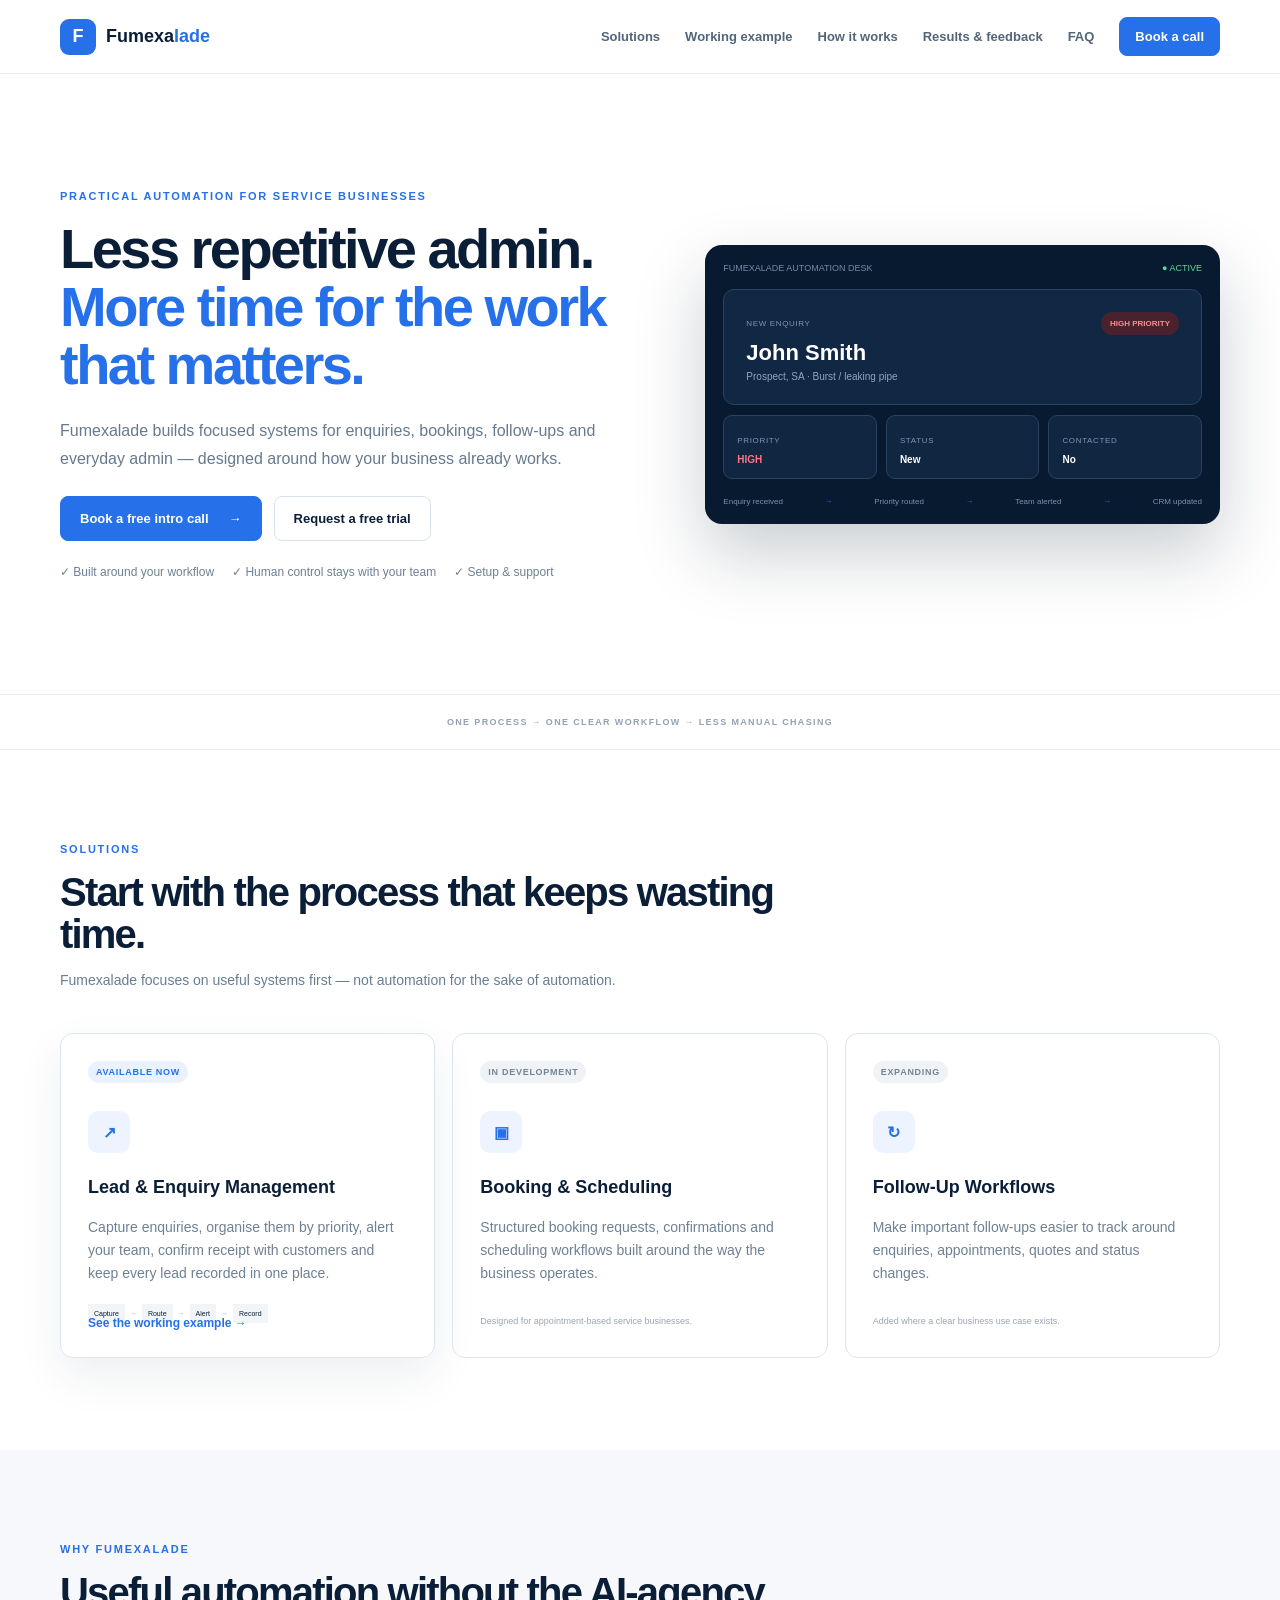
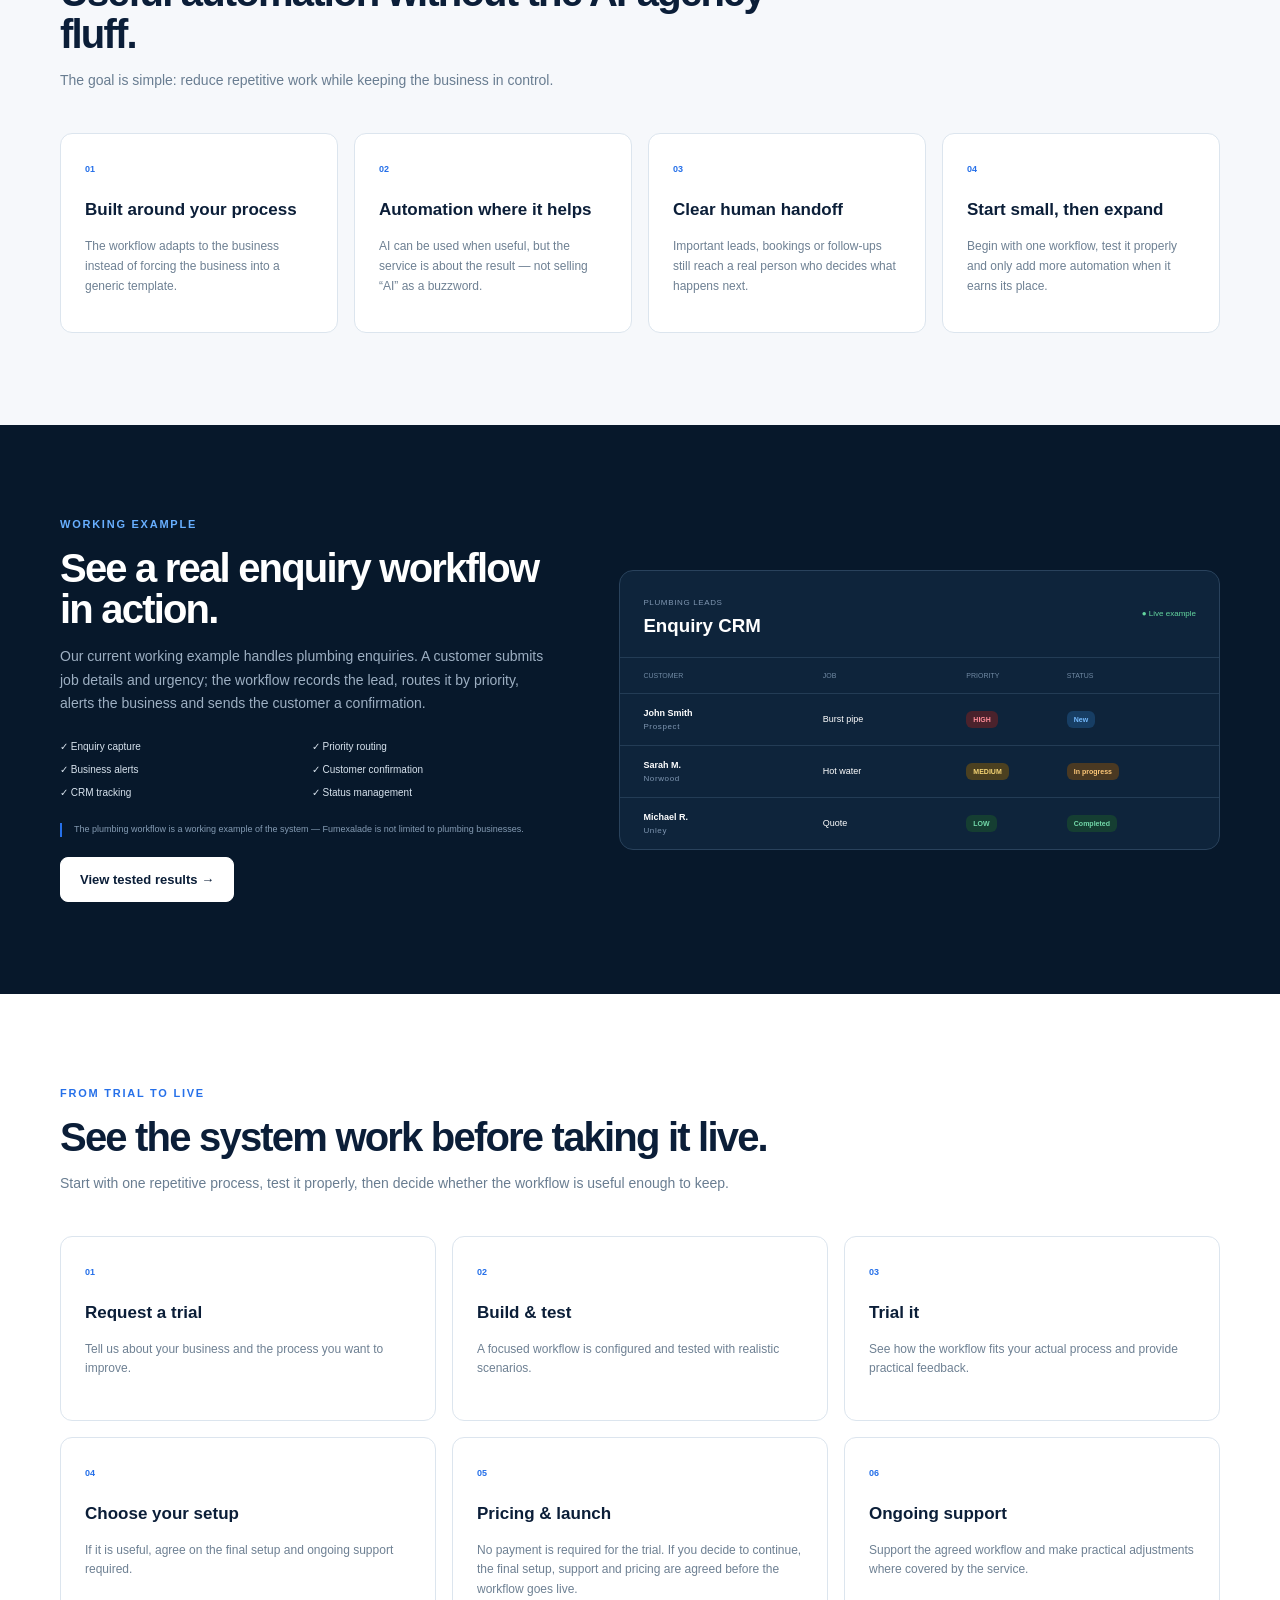
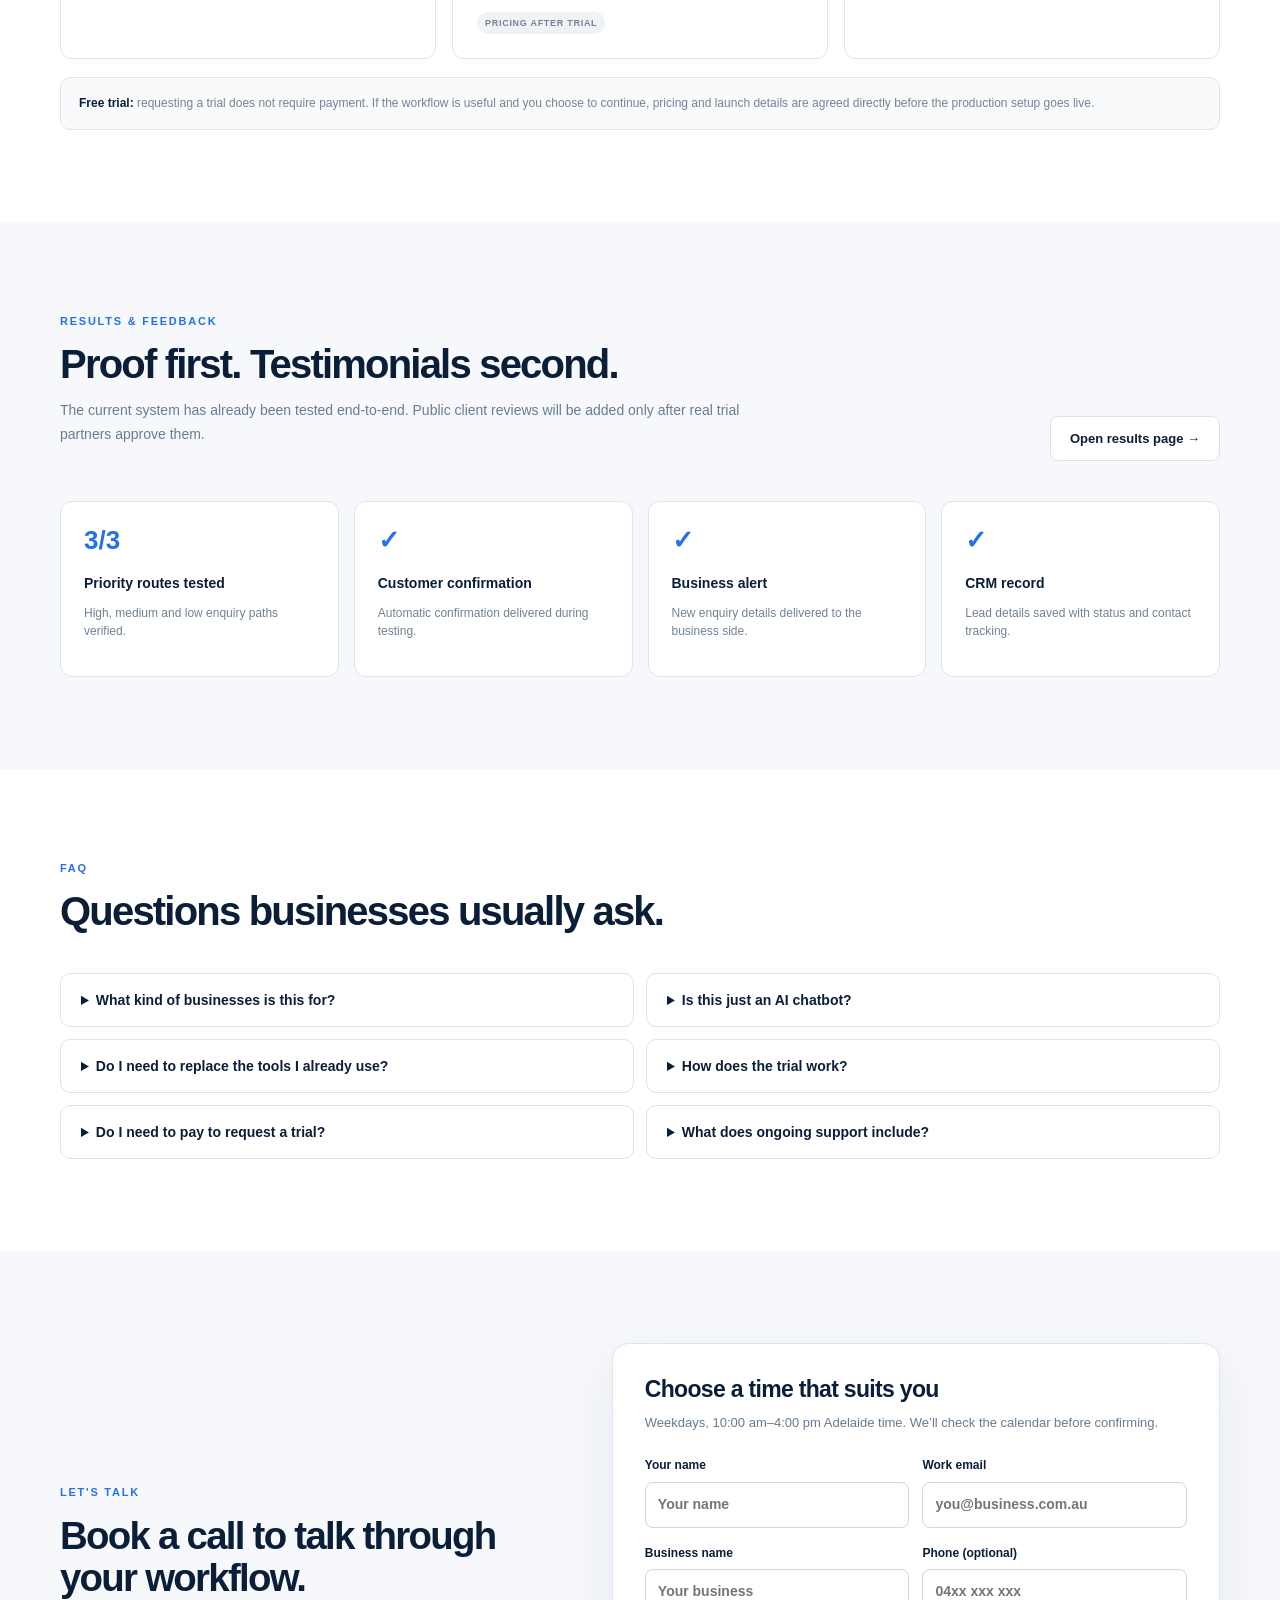
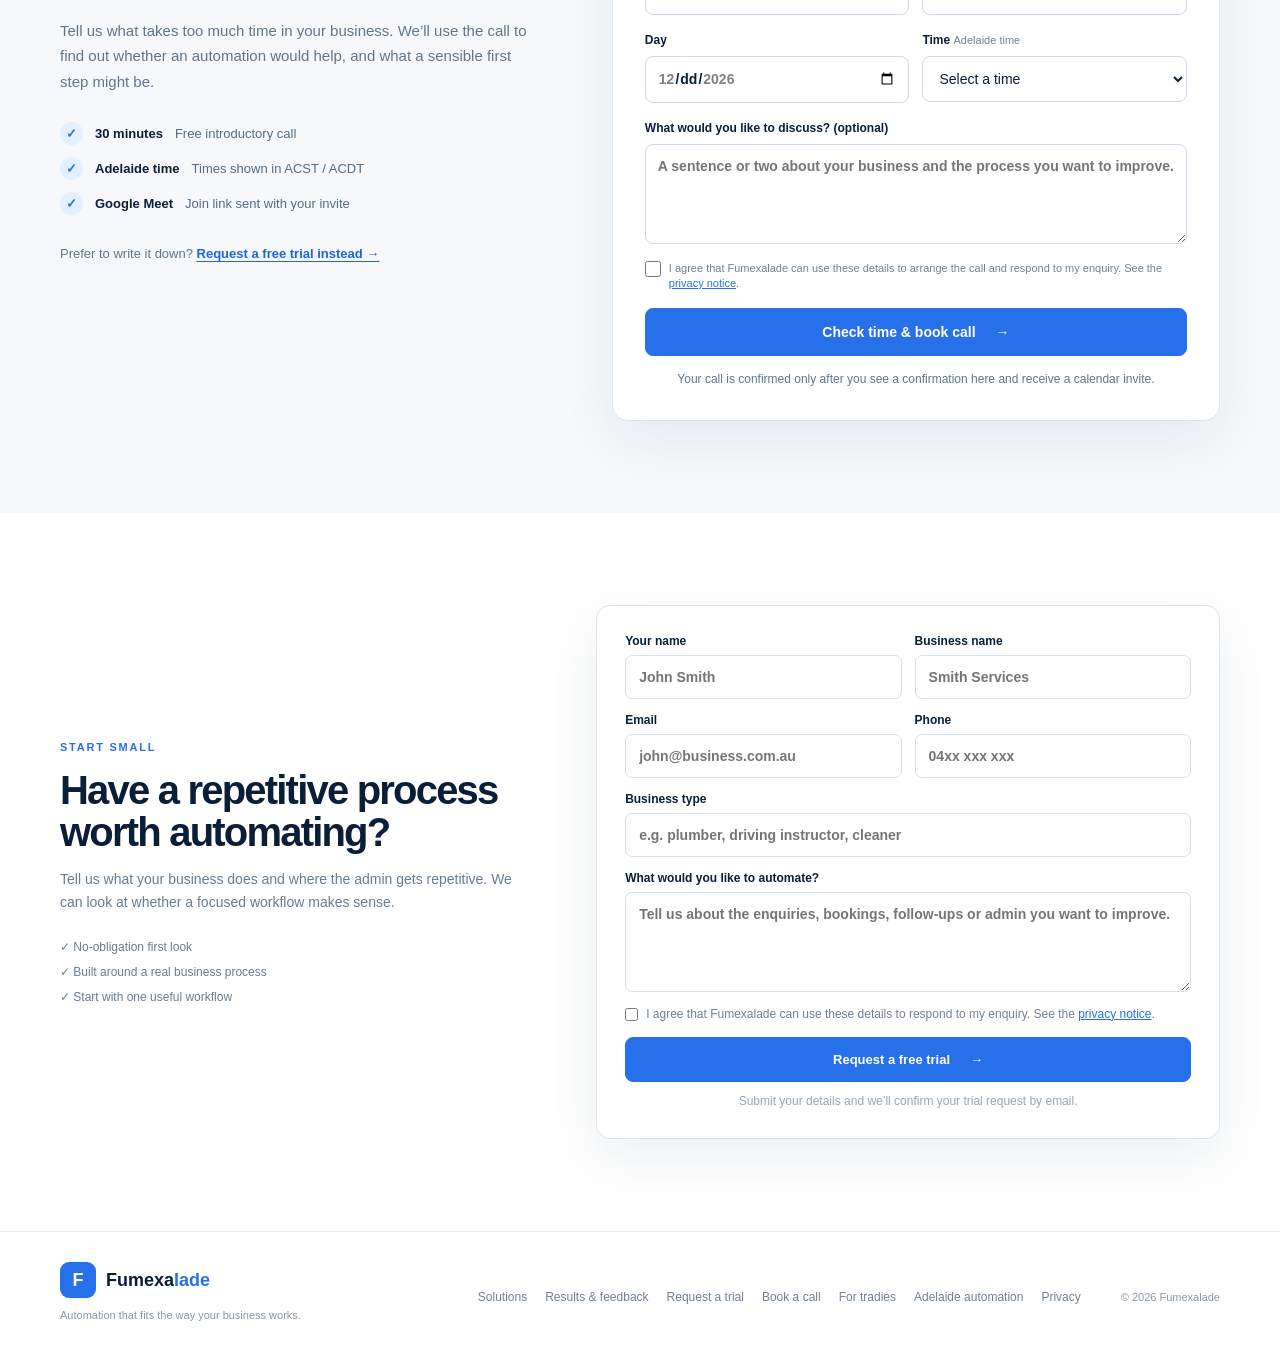
<file: index.html>
<!doctype html>
<html lang="en">
<head>
  <meta charset="utf-8">
  <meta name="viewport" content="width=device-width,initial-scale=1">
  <meta name="description" content="Fumexalade builds practical automation systems for service businesses — enquiries, bookings, follow-ups and admin.">
  <meta name="theme-color" content="#0b1e38">
  <title>Fumexalade — Practical Business Automation</title>
  <link rel="canonical" href="https://fumexalade.com/">
  <meta name="robots" content="index,follow">
  <meta property="og:type" content="website">
  <meta property="og:title" content="Fumexalade — Practical Business Automation">
  <meta property="og:description" content="Practical automation systems for service businesses — enquiries, bookings, follow-ups and admin.">
  <meta property="og:url" content="https://fumexalade.com/">
  <script type="application/ld+json">
  {
    "@context": "https://schema.org",
    "@type": "Organization",
    "name": "Fumexalade",
    "url": "https://fumexalade.com/",
    "description": "Practical automation systems for service businesses, including enquiries, bookings, follow-ups and admin."
  }
  </script>
  <link rel="icon" href="favicon.svg" type="image/svg+xml">
  <link rel="stylesheet" href="styles.css">
</head>
<body>
<header class="site-header">
  <div class="nav-wrap">
    <a class="brand" href="index.html" aria-label="Fumexalade home">
      <span class="brand-mark">F</span>
      <span>Fumexa<b>lade</b></span>
    </a>
    <button class="menu-btn" aria-label="Open menu" aria-expanded="false">☰</button>
    <nav class="nav-links">
      <a href="#solutions">Solutions</a>
      <a href="#example">Working example</a>
      <a href="#process">How it works</a>
      <a href="reviews.html">Results & feedback</a>
      <a href="#faq">FAQ</a>
      <a class="btn small" href="#book">Book a call</a>
    </nav>
  </div>
</header>

<main>
<section class="hero shell">
  <div class="hero-copy">
    <div class="eyebrow">PRACTICAL AUTOMATION FOR SERVICE BUSINESSES</div>
    <h1>Less repetitive admin.<br><span>More time for the work that matters.</span></h1>
    <p>Fumexalade builds focused systems for enquiries, bookings, follow-ups and everyday admin — designed around how your business already works.</p>
    <div class="hero-actions">
      <a class="btn" href="#book">Book a free intro call <span>→</span></a>
      <a class="btn outline" href="#trial">Request a free trial</a>
    </div>
    <div class="trust-row">
      <span>✓ Built around your workflow</span>
      <span>✓ Human control stays with your team</span>
      <span>✓ Setup & support</span>
    </div>
  </div>

  <div class="automation-card">
    <div class="window-bar">
      <span>FUMEXALADE AUTOMATION DESK</span>
      <em>● ACTIVE</em>
    </div>
    <div class="enquiry-card">
      <div>
        <small>NEW ENQUIRY</small>
        <h3>John Smith</h3>
        <p>Prospect, SA · Burst / leaking pipe</p>
      </div>
      <strong>HIGH PRIORITY</strong>
    </div>
    <div class="mini-stats">
      <div><small>PRIORITY</small><b class="danger">HIGH</b></div>
      <div><small>STATUS</small><b>New</b></div>
      <div><small>CONTACTED</small><b>No</b></div>
    </div>
    <div class="route">
      <span>Enquiry received</span><b>→</b>
      <span>Priority routed</span><b>→</b>
      <span>Team alerted</span><b>→</b>
      <span>CRM updated</span>
    </div>
  </div>
</section>

<section class="micro-strip">
  <div class="shell">ONE PROCESS → ONE CLEAR WORKFLOW → LESS MANUAL CHASING</div>
</section>

<section id="solutions" class="section shell">
  <div class="eyebrow">SOLUTIONS</div>
  <div class="section-heading">
    <h2>Start with the process that keeps wasting time.</h2>
    <p>Fumexalade focuses on useful systems first — not automation for the sake of automation.</p>
  </div>

  <div class="solution-grid">
    <article class="card featured">
      <span class="pill blue">AVAILABLE NOW</span>
      <div class="icon">↗</div>
      <h3>Lead & Enquiry Management</h3>
      <p>Capture enquiries, organise them by priority, alert your team, confirm receipt with customers and keep every lead recorded in one place.</p>
      <div class="chips"><span>Capture</span><b>→</b><span>Route</span><b>→</b><span>Alert</span><b>→</b><span>Record</span></div>
      <a class="text-link" href="#example">See the working example →</a>
    </article>

    <article class="card">
      <span class="pill">IN DEVELOPMENT</span>
      <div class="icon">▣</div>
      <h3>Booking & Scheduling</h3>
      <p>Structured booking requests, confirmations and scheduling workflows built around the way the business operates.</p>
      <div class="muted-note">Designed for appointment-based service businesses.</div>
    </article>

    <article class="card">
      <span class="pill">EXPANDING</span>
      <div class="icon">↻</div>
      <h3>Follow-Up Workflows</h3>
      <p>Make important follow-ups easier to track around enquiries, appointments, quotes and status changes.</p>
      <div class="muted-note">Added where a clear business use case exists.</div>
    </article>
  </div>
</section>

<section class="section soft-section">
  <div class="shell">
    <div class="eyebrow">WHY FUMEXALADE</div>
    <div class="section-heading">
      <h2>Useful automation without the AI-agency fluff.</h2>
      <p>The goal is simple: reduce repetitive work while keeping the business in control.</p>
    </div>
    <div class="value-grid">
      <article><b>01</b><h3>Built around your process</h3><p>The workflow adapts to the business instead of forcing the business into a generic template.</p></article>
      <article><b>02</b><h3>Automation where it helps</h3><p>AI can be used when useful, but the service is about the result — not selling “AI” as a buzzword.</p></article>
      <article><b>03</b><h3>Clear human handoff</h3><p>Important leads, bookings or follow-ups still reach a real person who decides what happens next.</p></article>
      <article><b>04</b><h3>Start small, then expand</h3><p>Begin with one workflow, test it properly and only add more automation when it earns its place.</p></article>
    </div>
  </div>
</section>

<section id="example" class="section dark-section">
  <div class="shell example-grid">
    <div>
      <div class="eyebrow light">WORKING EXAMPLE</div>
      <h2>See a real enquiry workflow in action.</h2>
      <p>Our current working example handles plumbing enquiries. A customer submits job details and urgency; the workflow records the lead, routes it by priority, alerts the business and sends the customer a confirmation.</p>
      <div class="check-grid">
        <span>✓ Enquiry capture</span>
        <span>✓ Priority routing</span>
        <span>✓ Business alerts</span>
        <span>✓ Customer confirmation</span>
        <span>✓ CRM tracking</span>
        <span>✓ Status management</span>
      </div>
      <div class="info-note">The plumbing workflow is a working example of the system — Fumexalade is not limited to plumbing businesses.</div>
      <a class="btn light-btn" href="reviews.html">View tested results →</a>
    </div>

    <div class="crm">
      <div class="crm-head">
        <div><small>PLUMBING LEADS</small><h3>Enquiry CRM</h3></div>
        <span>● Live example</span>
      </div>
      <div class="crm-row labels"><span>CUSTOMER</span><span>JOB</span><span>PRIORITY</span><span>STATUS</span></div>
      <div class="crm-row"><span><b>John Smith</b><small>Prospect</small></span><span>Burst pipe</span><span><i class="tag high">HIGH</i></span><span><i class="tag new">New</i></span></div>
      <div class="crm-row"><span><b>Sarah M.</b><small>Norwood</small></span><span>Hot water</span><span><i class="tag medium">MEDIUM</i></span><span><i class="tag progress">In progress</i></span></div>
      <div class="crm-row"><span><b>Michael R.</b><small>Unley</small></span><span>Quote</span><span><i class="tag low">LOW</i></span><span><i class="tag done">Completed</i></span></div>
    </div>
  </div>
</section>

<section id="process" class="section shell">
  <div class="eyebrow">FROM TRIAL TO LIVE</div>
  <div class="section-heading">
    <h2>See the system work before taking it live.</h2>
    <p>Start with one repetitive process, test it properly, then decide whether the workflow is useful enough to keep.</p>
  </div>

  <div class="process-grid">
    <article><b>01</b><h3>Request a trial</h3><p>Tell us about your business and the process you want to improve.</p></article>
    <article><b>02</b><h3>Build & test</h3><p>A focused workflow is configured and tested with realistic scenarios.</p></article>
    <article><b>03</b><h3>Trial it</h3><p>See how the workflow fits your actual process and provide practical feedback.</p></article>
    <article><b>04</b><h3>Choose your setup</h3><p>If it is useful, agree on the final setup and ongoing support required.</p></article>
    <article><b>05</b><h3>Pricing & launch</h3><p>No payment is required for the trial. If you decide to continue, the final setup, support and pricing are agreed before the workflow goes live.</p><span class="pill">PRICING AFTER TRIAL</span></article>
    <article><b>06</b><h3>Ongoing support</h3><p>Support the agreed workflow and make practical adjustments where covered by the service.</p></article>
  </div>

  <div class="demo-note"><strong>Free trial:</strong> requesting a trial does not require payment. If the workflow is useful and you choose to continue, pricing and launch details are agreed directly before the production setup goes live.</div>
</section>

<section id="results" class="section soft-section">
  <div class="shell">
    <div class="eyebrow">RESULTS & FEEDBACK</div>
    <div class="section-heading inline-heading">
      <div>
        <h2>Proof first. Testimonials second.</h2>
        <p>The current system has already been tested end-to-end. Public client reviews will be added only after real trial partners approve them.</p>
      </div>
      <a class="btn outline" href="reviews.html">Open results page →</a>
    </div>
    <div class="proof-grid">
      <article><strong>3/3</strong><span>Priority routes tested</span><p>High, medium and low enquiry paths verified.</p></article>
      <article><strong>✓</strong><span>Customer confirmation</span><p>Automatic confirmation delivered during testing.</p></article>
      <article><strong>✓</strong><span>Business alert</span><p>New enquiry details delivered to the business side.</p></article>
      <article><strong>✓</strong><span>CRM record</span><p>Lead details saved with status and contact tracking.</p></article>
    </div>
  </div>
</section>

<section id="faq" class="section shell">
  <div class="eyebrow">FAQ</div>
  <div class="section-heading">
    <h2>Questions businesses usually ask.</h2>
  </div>
  <div class="faq">
    <details><summary>What kind of businesses is this for?</summary><p>Fumexalade is aimed at service businesses where enquiries, bookings, follow-ups or admin repeat often enough to benefit from a structured workflow.</p></details>
    <details><summary>Is this just an AI chatbot?</summary><p>No. AI may be used inside a workflow when it genuinely helps, but the service is broader automation: capturing information, routing it, notifying people, updating records and connecting business tools.</p></details>
    <details><summary>Do I need to replace the tools I already use?</summary><p>Not necessarily. The aim is to work around the business's current process where practical. The exact setup depends on the tools and access available.</p></details>
    <details><summary>How does the trial work?</summary><p>You describe one process you want to improve. A focused workflow can then be demonstrated or trialled before you decide whether to continue with a paid setup.</p></details>
    <details><summary>Do I need to pay to request a trial?</summary><p>No. The trial request is free. If you decide to continue after the trial, the final setup, ongoing support and payment details are agreed directly before launch.</p></details>
    <details><summary>What does ongoing support include?</summary><p>That depends on the agreed service. It can include monitoring the workflow, troubleshooting integrations and making agreed minor adjustments.</p></details>
  </div>
</section>

<section id="book" class="section booking-section soft-section">
  <div class="shell booking-grid">
    <div class="booking-copy">
      <div class="eyebrow">LET'S TALK</div>
      <h2>Book a call to talk through your workflow.</h2>
      <p>Tell us what takes too much time in your business. We’ll use the call to find out whether an automation would help, and what a sensible first step might be.</p>
      <div class="booking-facts">
        <span><b>30 minutes</b> Free introductory call</span>
        <span><b>Adelaide time</b> Times shown in ACST / ACDT</span>
        <span><b>Google Meet</b> Join link sent with your invite</span>
      </div>
      <p class="booking-alt">Prefer to write it down? <a href="#trial">Request a free trial instead →</a></p>
    </div>
    <form id="bookingForm" class="booking-form">
      <h3>Choose a time that suits you</h3>
      <p class="form-intro">Weekdays, 10:00 am–4:00 pm Adelaide time. We’ll check the calendar before confirming.</p>
      <div class="two">
        <label>Your name<input name="name" required autocomplete="name" maxlength="100" placeholder="Your name"></label>
        <label>Work email<input name="email" type="email" required autocomplete="email" maxlength="160" placeholder="you@business.com.au"></label>
      </div>
      <div class="two">
        <label>Business name<input name="business" required maxlength="120" placeholder="Your business"></label>
        <label>Phone (optional)<input name="phone" type="tel" autocomplete="tel" maxlength="40" placeholder="04xx xxx xxx"></label>
      </div>
      <div class="two">
        <label>Day<input name="date" type="date" required></label>
        <label>Time <small class="field-hint">Adelaide time</small><select name="time" required><option value="">Choose a day first</option></select></label>
      </div>
      <label>What would you like to discuss? (optional)<textarea name="notes" maxlength="1500" placeholder="A sentence or two about your business and the process you want to improve."></textarea></label>
      <div class="booking-trap" aria-hidden="true"><label>Website<input name="website" tabindex="-1" autocomplete="off"></label></div>
      <label class="consent"><input type="checkbox" required> <span>I agree that Fumexalade can use these details to arrange the call and respond to my enquiry. See the <a href="privacy.html">privacy notice</a>.</span></label>
      <button class="btn full" type="submit">Check time &amp; book call <span>→</span></button>
      <p id="bookingStatus" role="status" aria-live="polite">Your call is confirmed only after you see a confirmation here and receive a calendar invite.</p>
    </form>
  </div>
</section>

<section id="trial" class="section trial-section">
  <div class="shell trial-grid">
    <div>
      <div class="eyebrow">START SMALL</div>
      <h2>Have a repetitive process worth automating?</h2>
      <p>Tell us what your business does and where the admin gets repetitive. We can look at whether a focused workflow makes sense.</p>
      <div class="trial-points">
        <span>✓ No-obligation first look</span>
        <span>✓ Built around a real business process</span>
        <span>✓ Start with one useful workflow</span>
      </div>
    </div>

    <form id="trialForm">
      <div class="two">
        <label>Your name<input name="name" required placeholder="John Smith"></label>
        <label>Business name<input name="business" required placeholder="Smith Services"></label>
      </div>
      <div class="two">
        <label>Email<input name="email" type="email" required placeholder="john@business.com.au"></label>
        <label>Phone<input name="phone" placeholder="04xx xxx xxx"></label>
      </div>
      <label>Business type<input name="type" required placeholder="e.g. plumber, driving instructor, cleaner"></label>
      <label>What would you like to automate?<textarea name="process" required placeholder="Tell us about the enquiries, bookings, follow-ups or admin you want to improve."></textarea></label>
      <label class="consent"><input type="checkbox" required> <span>I agree that Fumexalade can use these details to respond to my enquiry. See the <a href="privacy.html">privacy notice</a>.</span></label>
      <button class="btn full" type="submit">Request a free trial <span>→</span></button>
      <p id="formStatus">Submit your details and we’ll confirm your trial request by email.</p>
    </form>
  </div>
</section>
</main>

<footer>
  <div class="shell footer-grid">
    <div>
      <a class="brand" href="index.html"><span class="brand-mark">F</span><span>Fumexa<b>lade</b></span></a>
      <p>Automation that fits the way your business works.</p>
    </div>
    <div class="footer-links">
      <a href="#solutions">Solutions</a>
      <a href="reviews.html">Results & feedback</a>
      <a href="#trial">Request a trial</a>
      <a href="#book">Book a call</a>
      <a href="automation-for-tradies.html">For tradies</a>
      <a href="business-automation-adelaide.html">Adelaide automation</a>
      <a href="privacy.html">Privacy</a>
    </div>
    <div class="copyright">© 2026 Fumexalade</div>
  </div>
</footer>

<script src="script.js"></script>
</body>
</html>
</file>
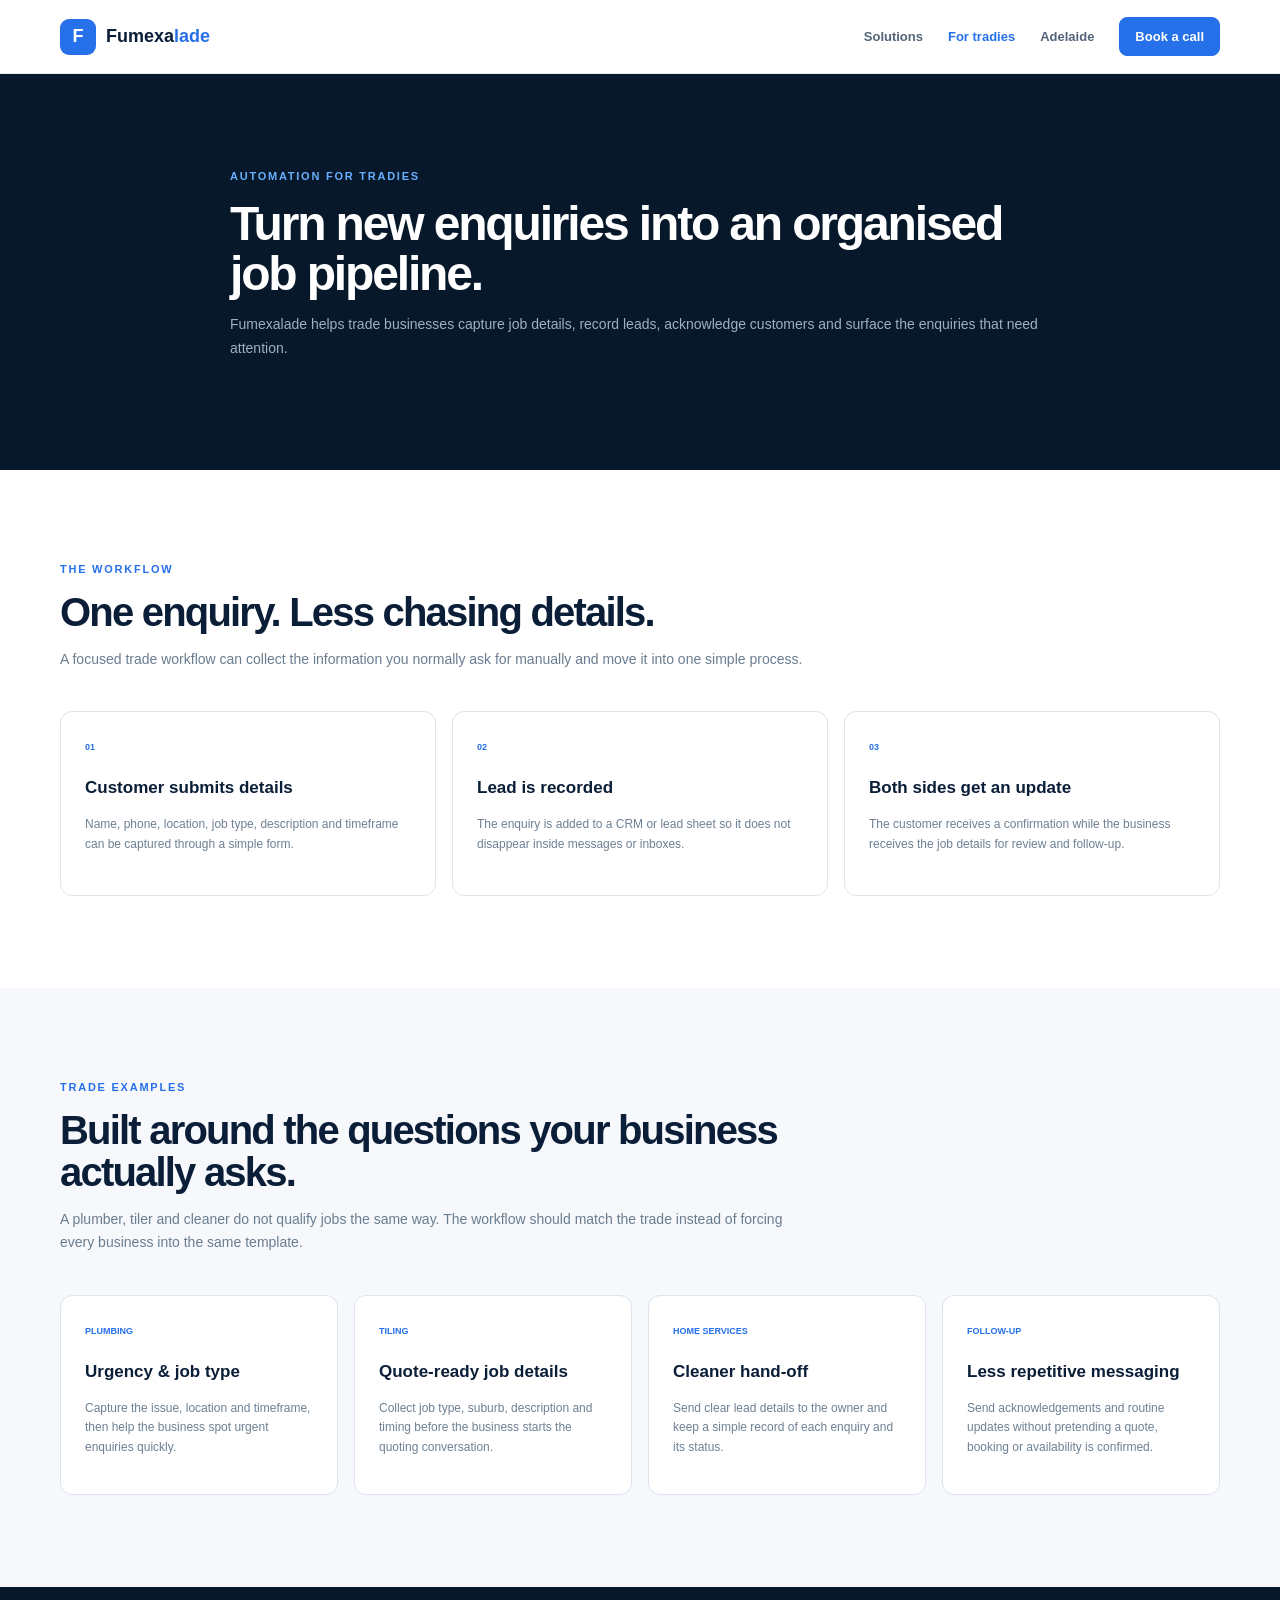
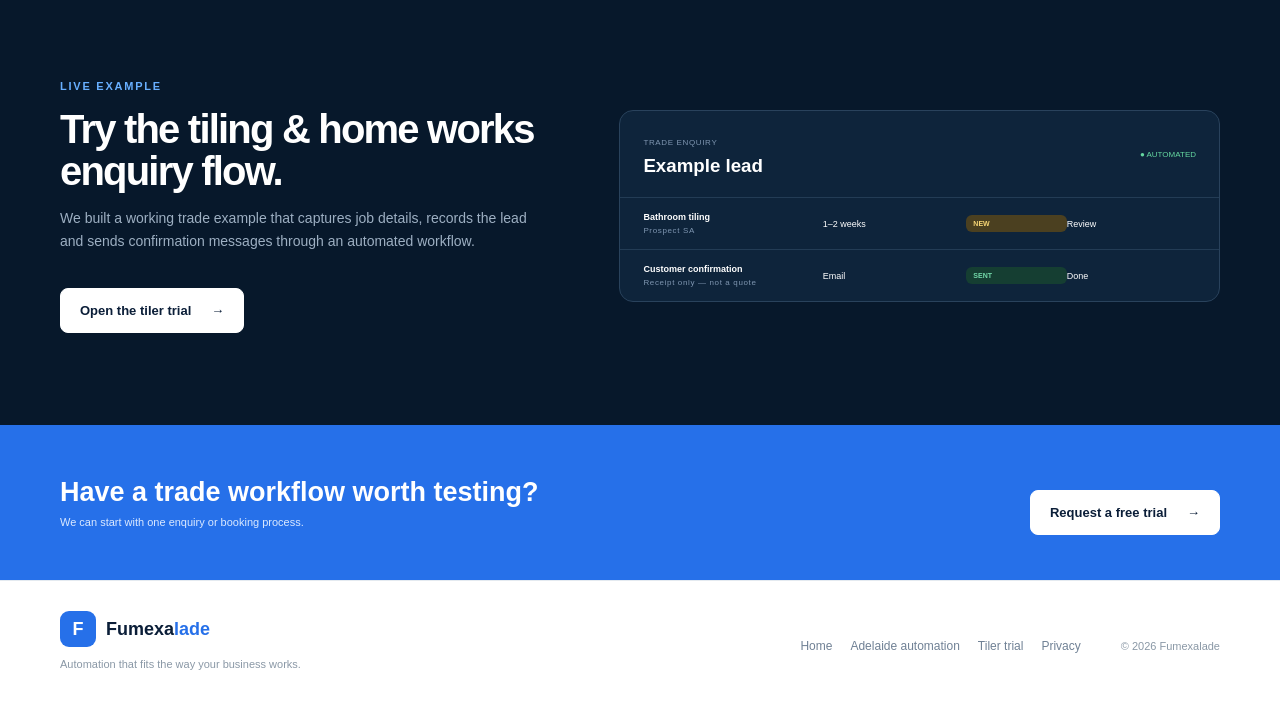
<file: automation-for-tradies.html>
<!doctype html>
<html lang="en">
<head>
  <meta charset="utf-8">
  <meta name="viewport" content="width=device-width,initial-scale=1">
  <meta name="description" content="Automation for tradies and trade businesses. Fumexalade helps organise enquiries, job details, confirmations, alerts and follow-ups.">
  <meta name="theme-color" content="#0b1e38">
  <title>Automation for Tradies — Fumexalade</title>
  <link rel="canonical" href="https://fumexalade.com/automation-for-tradies.html">
  <meta name="robots" content="index,follow">
  <meta property="og:type" content="website">
  <meta property="og:title" content="Automation for Tradies — Fumexalade">
  <meta property="og:description" content="Practical enquiry, booking and follow-up automation for trade businesses.">
  <meta property="og:url" content="https://fumexalade.com/automation-for-tradies.html">
  <link rel="icon" href="favicon.svg" type="image/svg+xml">
  <link rel="stylesheet" href="styles.css">
</head>
<body>
<header class="site-header">
  <div class="nav-wrap">
    <a class="brand" href="index.html"><span class="brand-mark">F</span><span>Fumexa<b>lade</b></span></a>
    <button class="menu-btn" aria-label="Open menu" aria-expanded="false">☰</button>
    <nav class="nav-links">
      <a href="index.html#solutions">Solutions</a>
      <a class="active" href="automation-for-tradies.html">For tradies</a>
      <a href="business-automation-adelaide.html">Adelaide</a>
      <a class="btn small" href="index.html#book">Book a call</a>
    </nav>
  </div>
</header>
<main>
<section class="page-hero dark-section">
  <div class="shell narrow">
    <div class="eyebrow light">AUTOMATION FOR TRADIES</div>
    <h1>Turn new enquiries into an organised job pipeline.</h1>
    <p>Fumexalade helps trade businesses capture job details, record leads, acknowledge customers and surface the enquiries that need attention.</p>
  </div>
</section>
<section class="section">
  <div class="shell">
    <div class="section-heading">
      <div class="eyebrow">THE WORKFLOW</div>
      <h2>One enquiry. Less chasing details.</h2>
      <p>A focused trade workflow can collect the information you normally ask for manually and move it into one simple process.</p>
    </div>
    <div class="process-grid">
      <article><b>01</b><h3>Customer submits details</h3><p>Name, phone, location, job type, description and timeframe can be captured through a simple form.</p></article>
      <article><b>02</b><h3>Lead is recorded</h3><p>The enquiry is added to a CRM or lead sheet so it does not disappear inside messages or inboxes.</p></article>
      <article><b>03</b><h3>Both sides get an update</h3><p>The customer receives a confirmation while the business receives the job details for review and follow-up.</p></article>
    </div>
  </div>
</section>
<section class="section soft-section">
  <div class="shell">
    <div class="section-heading">
      <div class="eyebrow">TRADE EXAMPLES</div>
      <h2>Built around the questions your business actually asks.</h2>
      <p>A plumber, tiler and cleaner do not qualify jobs the same way. The workflow should match the trade instead of forcing every business into the same template.</p>
    </div>
    <div class="value-grid">
      <article><b>PLUMBING</b><h3>Urgency & job type</h3><p>Capture the issue, location and timeframe, then help the business spot urgent enquiries quickly.</p></article>
      <article><b>TILING</b><h3>Quote-ready job details</h3><p>Collect job type, suburb, description and timing before the business starts the quoting conversation.</p></article>
      <article><b>HOME SERVICES</b><h3>Cleaner hand-off</h3><p>Send clear lead details to the owner and keep a simple record of each enquiry and its status.</p></article>
      <article><b>FOLLOW-UP</b><h3>Less repetitive messaging</h3><p>Send acknowledgements and routine updates without pretending a quote, booking or availability is confirmed.</p></article>
    </div>
  </div>
</section>
<section class="dark-section section">
  <div class="shell example-grid">
    <div>
      <div class="eyebrow light">LIVE EXAMPLE</div>
      <h2>Try the tiling & home works enquiry flow.</h2>
      <p>We built a working trade example that captures job details, records the lead and sends confirmation messages through an automated workflow.</p>
      <a class="btn light-btn" href="tiler-trial.html">Open the tiler trial <span>→</span></a>
    </div>
    <div class="crm">
      <div class="crm-head"><div><small>TRADE ENQUIRY</small><h3>Example lead</h3></div><span>● AUTOMATED</span></div>
      <div class="crm-row"><span><b>Bathroom tiling</b><small>Prospect SA</small></span><span>1–2 weeks</span><span class="tag medium">NEW</span><span>Review</span></div>
      <div class="crm-row"><span><b>Customer confirmation</b><small>Receipt only — not a quote</small></span><span>Email</span><span class="tag done">SENT</span><span>Done</span></div>
    </div>
  </div>
</section>
<section class="cta-strip">
  <div class="shell">
    <div><h2>Have a trade workflow worth testing?</h2><p>We can start with one enquiry or booking process.</p></div>
    <a class="btn light-btn" href="index.html#trial">Request a free trial <span>→</span></a>
  </div>
</section>
</main>
<footer>
  <div class="shell footer-grid">
    <div><a class="brand" href="index.html"><span class="brand-mark">F</span><span>Fumexa<b>lade</b></span></a><p>Automation that fits the way your business works.</p></div>
    <div class="footer-links"><a href="index.html">Home</a><a href="business-automation-adelaide.html">Adelaide automation</a><a href="tiler-trial.html">Tiler trial</a><a href="privacy.html">Privacy</a></div>
    <div class="copyright">© 2026 Fumexalade</div>
  </div>
</footer>
<script src="script.js"></script>
</body>
</html>
</file>
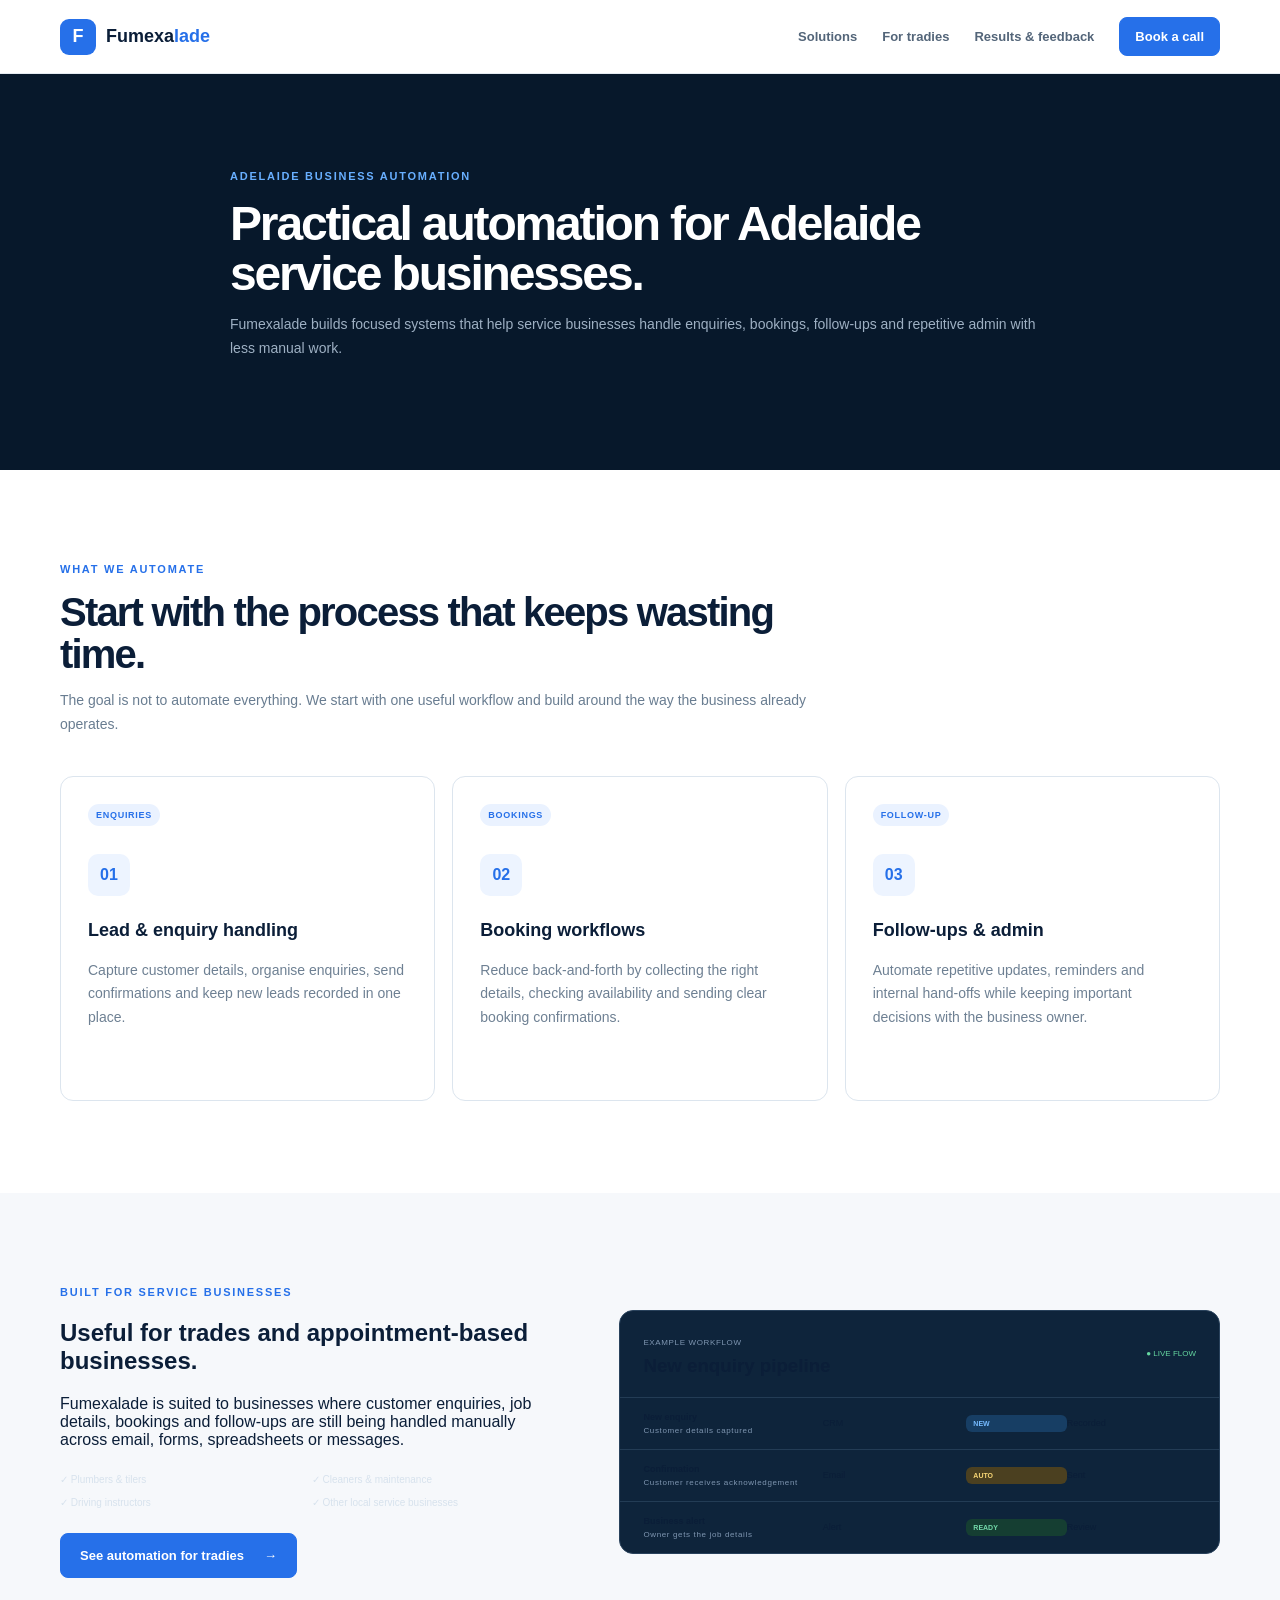
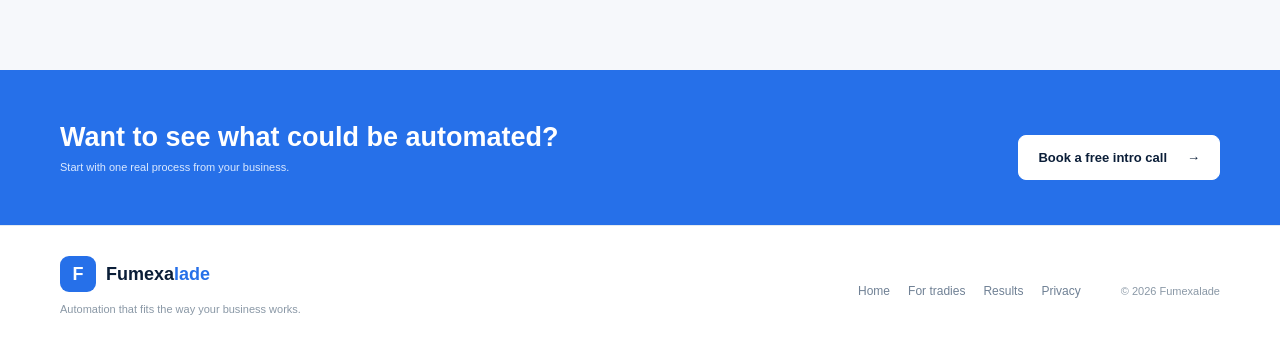
<file: business-automation-adelaide.html>
<!doctype html>
<html lang="en">
<head>
  <meta charset="utf-8">
  <meta name="viewport" content="width=device-width,initial-scale=1">
  <meta name="description" content="Business automation in Adelaide for service businesses. Fumexalade builds practical workflows for enquiries, bookings, follow-ups and repetitive admin.">
  <meta name="theme-color" content="#0b1e38">
  <title>Business Automation Adelaide — Fumexalade</title>
  <link rel="canonical" href="https://fumexalade.com/business-automation-adelaide.html">
  <meta name="robots" content="index,follow">
  <meta property="og:type" content="website">
  <meta property="og:title" content="Business Automation Adelaide — Fumexalade">
  <meta property="og:description" content="Practical automation for Adelaide service businesses — enquiries, bookings, follow-ups and repetitive admin.">
  <meta property="og:url" content="https://fumexalade.com/business-automation-adelaide.html">
  <link rel="icon" href="favicon.svg" type="image/svg+xml">
  <link rel="stylesheet" href="styles.css">
</head>
<body>
<header class="site-header">
  <div class="nav-wrap">
    <a class="brand" href="index.html"><span class="brand-mark">F</span><span>Fumexa<b>lade</b></span></a>
    <button class="menu-btn" aria-label="Open menu" aria-expanded="false">☰</button>
    <nav class="nav-links">
      <a href="index.html#solutions">Solutions</a>
      <a href="automation-for-tradies.html">For tradies</a>
      <a href="reviews.html">Results & feedback</a>
      <a class="btn small" href="index.html#book">Book a call</a>
    </nav>
  </div>
</header>
<main>
<section class="page-hero dark-section">
  <div class="shell narrow">
    <div class="eyebrow light">ADELAIDE BUSINESS AUTOMATION</div>
    <h1>Practical automation for Adelaide service businesses.</h1>
    <p>Fumexalade builds focused systems that help service businesses handle enquiries, bookings, follow-ups and repetitive admin with less manual work.</p>
  </div>
</section>
<section class="section">
  <div class="shell">
    <div class="section-heading">
      <div class="eyebrow">WHAT WE AUTOMATE</div>
      <h2>Start with the process that keeps wasting time.</h2>
      <p>The goal is not to automate everything. We start with one useful workflow and build around the way the business already operates.</p>
    </div>
    <div class="solution-grid">
      <article class="card"><span class="pill blue">ENQUIRIES</span><div class="icon">01</div><h3>Lead & enquiry handling</h3><p>Capture customer details, organise enquiries, send confirmations and keep new leads recorded in one place.</p></article>
      <article class="card"><span class="pill blue">BOOKINGS</span><div class="icon">02</div><h3>Booking workflows</h3><p>Reduce back-and-forth by collecting the right details, checking availability and sending clear booking confirmations.</p></article>
      <article class="card"><span class="pill blue">FOLLOW-UP</span><div class="icon">03</div><h3>Follow-ups & admin</h3><p>Automate repetitive updates, reminders and internal hand-offs while keeping important decisions with the business owner.</p></article>
    </div>
  </div>
</section>
<section class="section soft-section">
  <div class="shell example-grid">
    <div>
      <div class="eyebrow">BUILT FOR SERVICE BUSINESSES</div>
      <h2>Useful for trades and appointment-based businesses.</h2>
      <p>Fumexalade is suited to businesses where customer enquiries, job details, bookings and follow-ups are still being handled manually across email, forms, spreadsheets or messages.</p>
      <div class="check-grid">
        <span>✓ Plumbers & tilers</span><span>✓ Cleaners & maintenance</span>
        <span>✓ Driving instructors</span><span>✓ Other local service businesses</span>
      </div>
      <a class="btn" href="automation-for-tradies.html">See automation for tradies <span>→</span></a>
    </div>
    <div class="crm">
      <div class="crm-head"><div><small>EXAMPLE WORKFLOW</small><h3>New enquiry pipeline</h3></div><span>● LIVE FLOW</span></div>
      <div class="crm-row"><span><b>New enquiry</b><small>Customer details captured</small></span><span>CRM</span><span class="tag new">NEW</span><span>Recorded</span></div>
      <div class="crm-row"><span><b>Confirmation</b><small>Customer receives acknowledgement</small></span><span>Email</span><span class="tag medium">AUTO</span><span>Sent</span></div>
      <div class="crm-row"><span><b>Business alert</b><small>Owner gets the job details</small></span><span>Alert</span><span class="tag done">READY</span><span>Review</span></div>
    </div>
  </div>
</section>
<section class="cta-strip">
  <div class="shell">
    <div><h2>Want to see what could be automated?</h2><p>Start with one real process from your business.</p></div>
    <a class="btn light-btn" href="index.html#book">Book a free intro call <span>→</span></a>
  </div>
</section>
</main>
<footer>
  <div class="shell footer-grid">
    <div><a class="brand" href="index.html"><span class="brand-mark">F</span><span>Fumexa<b>lade</b></span></a><p>Automation that fits the way your business works.</p></div>
    <div class="footer-links"><a href="index.html">Home</a><a href="automation-for-tradies.html">For tradies</a><a href="reviews.html">Results</a><a href="privacy.html">Privacy</a></div>
    <div class="copyright">© 2026 Fumexalade</div>
  </div>
</footer>
<script src="script.js"></script>
</body>
</html>
</file>
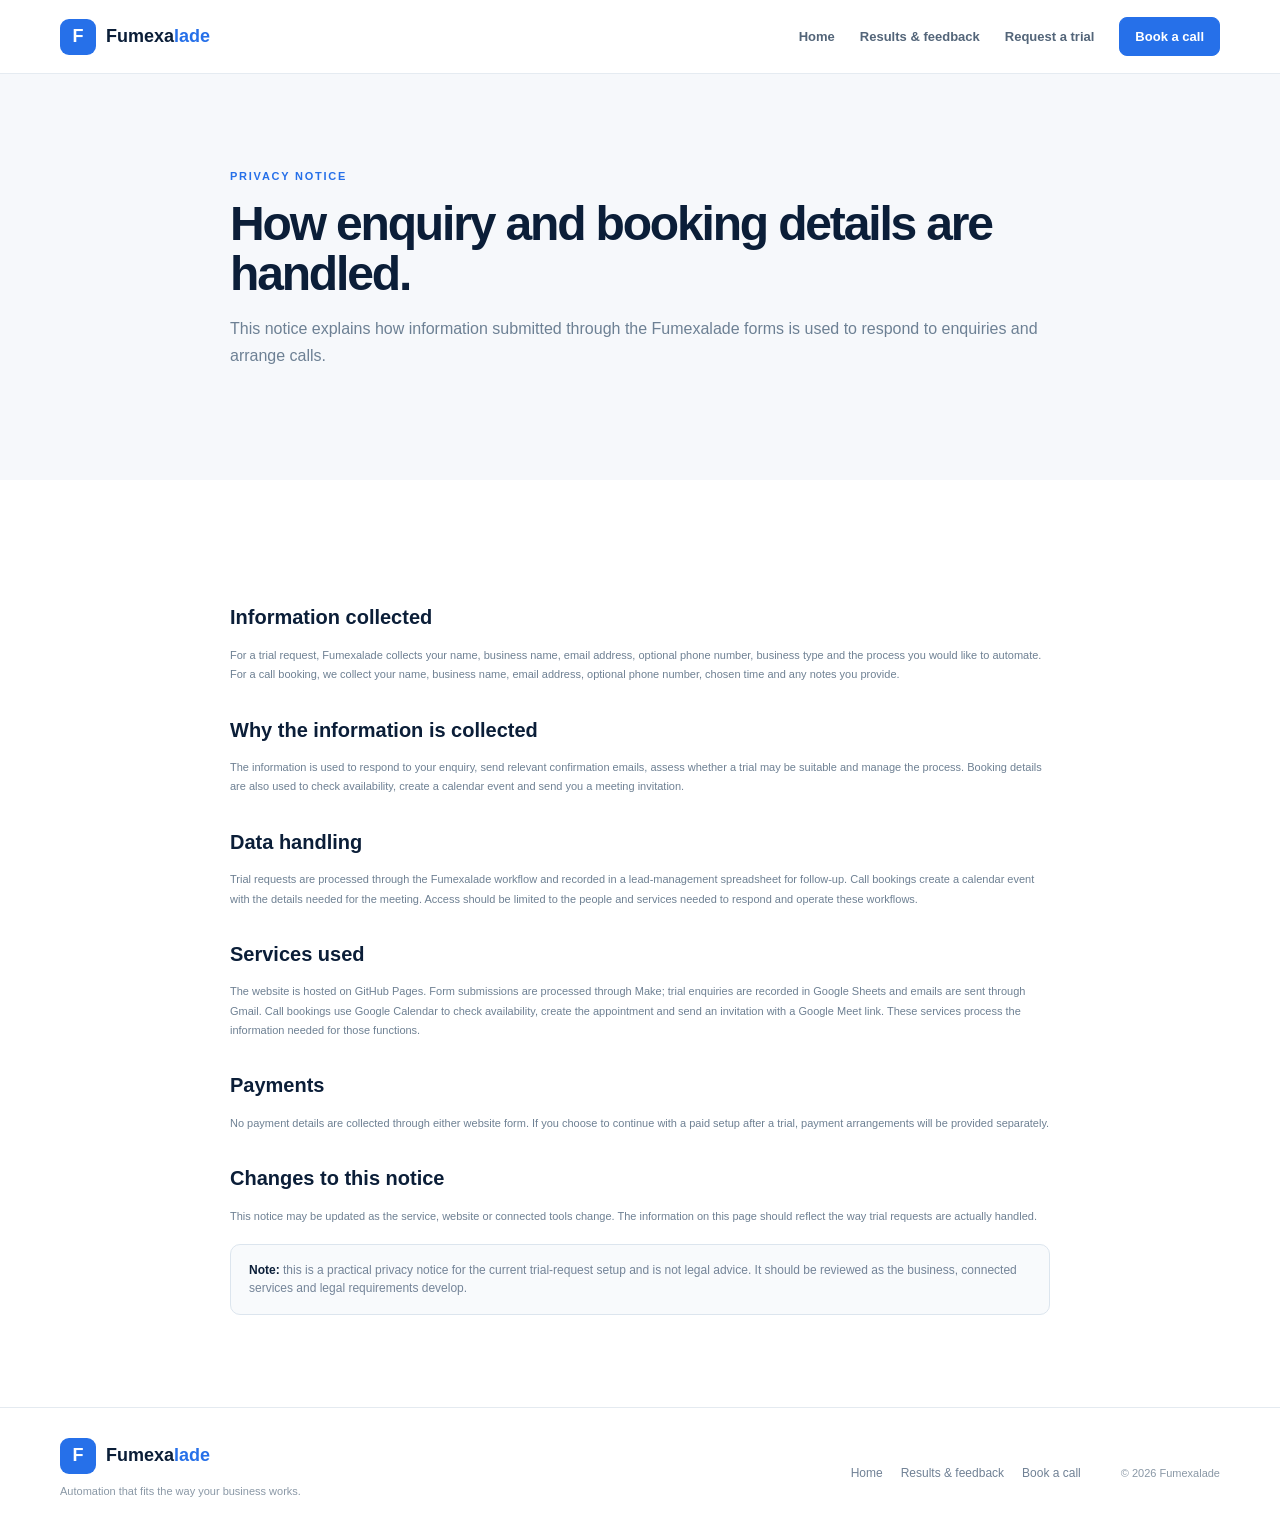
<file: privacy.html>
<!doctype html>
<html lang="en">
<head>
  <meta charset="utf-8">
  <meta name="viewport" content="width=device-width,initial-scale=1">
  <meta name="description" content="Privacy notice for Fumexalade.">
  <meta name="theme-color" content="#0b1e38">
  <title>Privacy — Fumexalade</title>
  <link rel="canonical" href="https://fumexalade.com/privacy.html">
  <meta name="robots" content="noindex,follow">
  <link rel="icon" href="favicon.svg" type="image/svg+xml">
  <link rel="stylesheet" href="styles.css">
</head>
<body>
<header class="site-header">
  <div class="nav-wrap">
    <a class="brand" href="index.html"><span class="brand-mark">F</span><span>Fumexa<b>lade</b></span></a>
    <button class="menu-btn" aria-label="Open menu" aria-expanded="false">☰</button>
    <nav class="nav-links"><a href="index.html">Home</a><a href="reviews.html">Results & feedback</a><a href="index.html#trial">Request a trial</a><a class="btn small" href="index.html#book">Book a call</a></nav>
  </div>
</header>
<main>
<section class="page-hero soft-section">
  <div class="shell narrow">
    <div class="eyebrow">PRIVACY NOTICE</div>
    <h1>How enquiry and booking details are handled.</h1>
    <p>This notice explains how information submitted through the Fumexalade forms is used to respond to enquiries and arrange calls.</p>
  </div>
</section>
<section class="section shell narrow policy">
  <h2>Information collected</h2>
  <p>For a trial request, Fumexalade collects your name, business name, email address, optional phone number, business type and the process you would like to automate. For a call booking, we collect your name, business name, email address, optional phone number, chosen time and any notes you provide.</p>

  <h2>Why the information is collected</h2>
  <p>The information is used to respond to your enquiry, send relevant confirmation emails, assess whether a trial may be suitable and manage the process. Booking details are also used to check availability, create a calendar event and send you a meeting invitation.</p>

  <h2>Data handling</h2>
  <p>Trial requests are processed through the Fumexalade workflow and recorded in a lead-management spreadsheet for follow-up. Call bookings create a calendar event with the details needed for the meeting. Access should be limited to the people and services needed to respond and operate these workflows.</p>

  <h2>Services used</h2>
  <p>The website is hosted on GitHub Pages. Form submissions are processed through Make; trial enquiries are recorded in Google Sheets and emails are sent through Gmail. Call bookings use Google Calendar to check availability, create the appointment and send an invitation with a Google Meet link. These services process the information needed for those functions.</p>

  <h2>Payments</h2>
  <p>No payment details are collected through either website form. If you choose to continue with a paid setup after a trial, payment arrangements will be provided separately.</p>

  <h2>Changes to this notice</h2>
  <p>This notice may be updated as the service, website or connected tools change. The information on this page should reflect the way trial requests are actually handled.</p>

  <div class="demo-note"><strong>Note:</strong> this is a practical privacy notice for the current trial-request setup and is not legal advice. It should be reviewed as the business, connected services and legal requirements develop.</div>
</section>
</main>
<footer>
  <div class="shell footer-grid">
    <div><a class="brand" href="index.html"><span class="brand-mark">F</span><span>Fumexa<b>lade</b></span></a><p>Automation that fits the way your business works.</p></div>
    <div class="footer-links"><a href="index.html">Home</a><a href="reviews.html">Results & feedback</a><a href="index.html#book">Book a call</a></div>
    <div class="copyright">© 2026 Fumexalade</div>
  </div>
</footer>
<script src="script.js"></script>
</body>
</html>
</file>
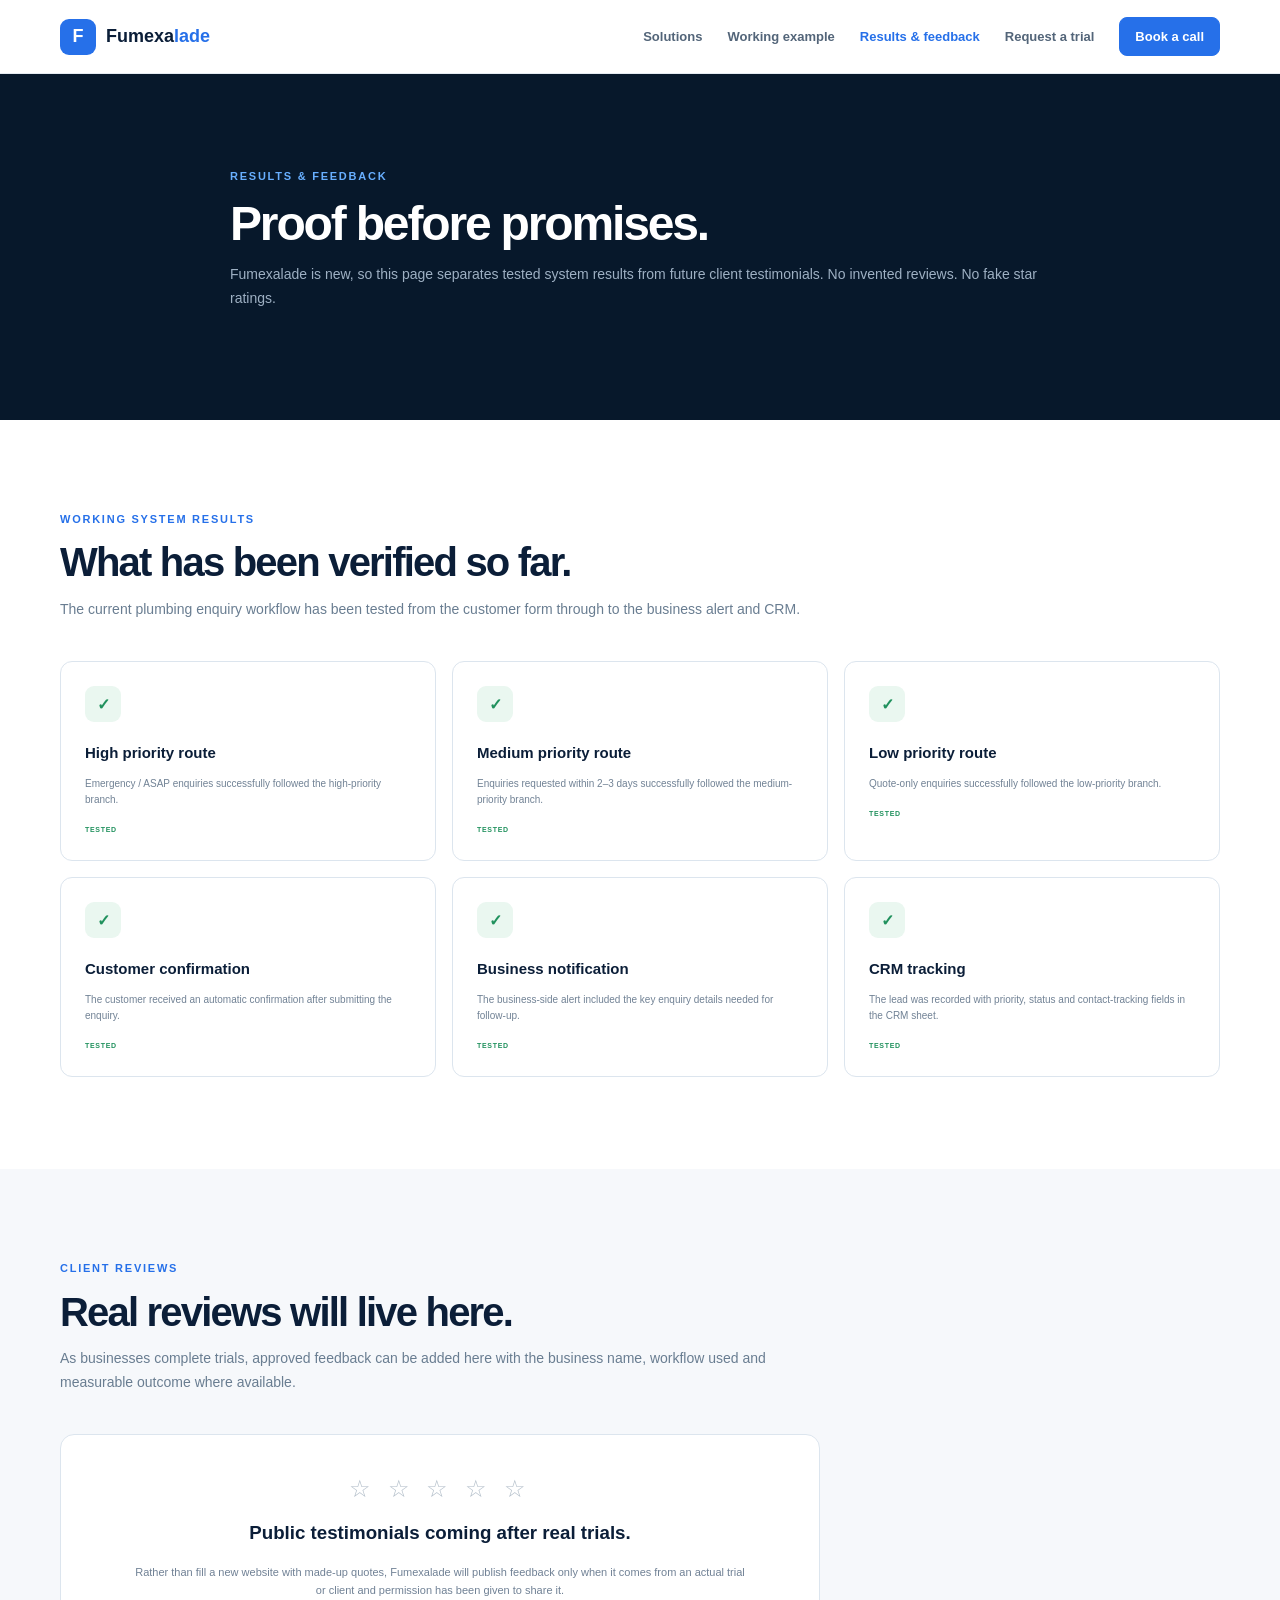
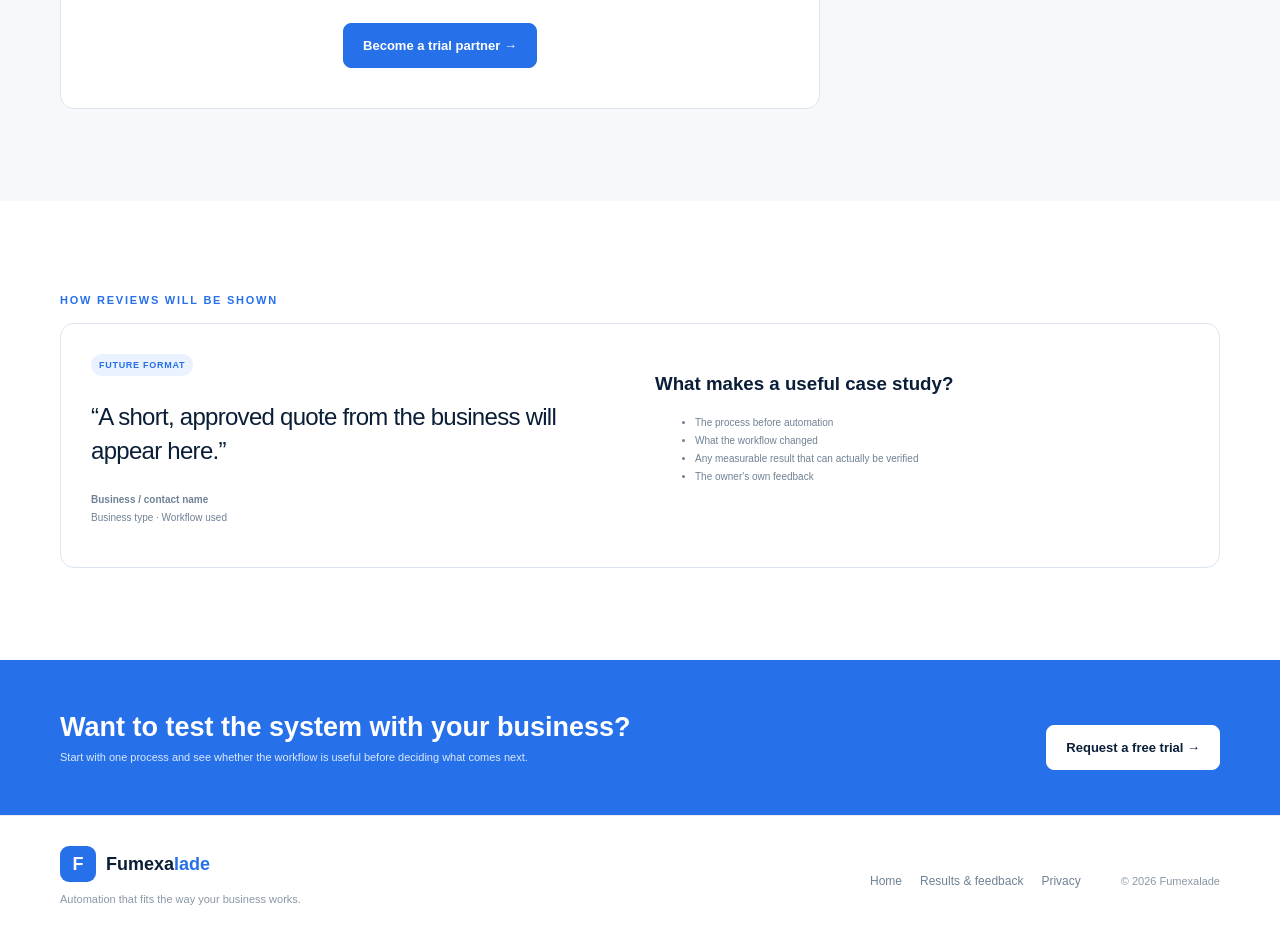
<file: reviews.html>
<!doctype html>
<html lang="en">
<head>
  <meta charset="utf-8">
  <meta name="viewport" content="width=device-width,initial-scale=1">
  <meta name="description" content="Tested results and future client feedback for Fumexalade.">
  <meta name="theme-color" content="#0b1e38">
  <title>Results & Feedback — Fumexalade</title>
  <link rel="canonical" href="https://fumexalade.com/reviews.html">
  <meta name="robots" content="index,follow">
  <link rel="icon" href="favicon.svg" type="image/svg+xml">
  <link rel="stylesheet" href="styles.css">
</head>
<body>
<header class="site-header">
  <div class="nav-wrap">
    <a class="brand" href="index.html"><span class="brand-mark">F</span><span>Fumexa<b>lade</b></span></a>
    <button class="menu-btn" aria-label="Open menu" aria-expanded="false">☰</button>
    <nav class="nav-links">
      <a href="index.html#solutions">Solutions</a>
      <a href="index.html#example">Working example</a>
      <a class="active" href="reviews.html">Results & feedback</a>
      <a href="index.html#trial">Request a trial</a>
      <a class="btn small" href="index.html#book">Book a call</a>
    </nav>
  </div>
</header>

<main>
<section class="page-hero dark-section">
  <div class="shell narrow">
    <div class="eyebrow light">RESULTS & FEEDBACK</div>
    <h1>Proof before promises.</h1>
    <p>Fumexalade is new, so this page separates tested system results from future client testimonials. No invented reviews. No fake star ratings.</p>
  </div>
</section>

<section class="section shell">
  <div class="eyebrow">WORKING SYSTEM RESULTS</div>
  <div class="section-heading">
    <h2>What has been verified so far.</h2>
    <p>The current plumbing enquiry workflow has been tested from the customer form through to the business alert and CRM.</p>
  </div>

  <div class="results-grid">
    <article><div class="result-icon">✓</div><h3>High priority route</h3><p>Emergency / ASAP enquiries successfully followed the high-priority branch.</p><span>TESTED</span></article>
    <article><div class="result-icon">✓</div><h3>Medium priority route</h3><p>Enquiries requested within 2–3 days successfully followed the medium-priority branch.</p><span>TESTED</span></article>
    <article><div class="result-icon">✓</div><h3>Low priority route</h3><p>Quote-only enquiries successfully followed the low-priority branch.</p><span>TESTED</span></article>
    <article><div class="result-icon">✓</div><h3>Customer confirmation</h3><p>The customer received an automatic confirmation after submitting the enquiry.</p><span>TESTED</span></article>
    <article><div class="result-icon">✓</div><h3>Business notification</h3><p>The business-side alert included the key enquiry details needed for follow-up.</p><span>TESTED</span></article>
    <article><div class="result-icon">✓</div><h3>CRM tracking</h3><p>The lead was recorded with priority, status and contact-tracking fields in the CRM sheet.</p><span>TESTED</span></article>
  </div>
</section>

<section class="section soft-section">
  <div class="shell">
    <div class="eyebrow">CLIENT REVIEWS</div>
    <div class="section-heading">
      <h2>Real reviews will live here.</h2>
      <p>As businesses complete trials, approved feedback can be added here with the business name, workflow used and measurable outcome where available.</p>
    </div>

    <div class="empty-review">
      <div class="stars">☆ ☆ ☆ ☆ ☆</div>
      <h3>Public testimonials coming after real trials.</h3>
      <p>Rather than fill a new website with made-up quotes, Fumexalade will publish feedback only when it comes from an actual trial or client and permission has been given to share it.</p>
      <a class="btn" href="index.html#trial">Become a trial partner →</a>
    </div>
  </div>
</section>

<section class="section shell">
  <div class="eyebrow">HOW REVIEWS WILL BE SHOWN</div>
  <div class="review-format">
    <div>
      <span class="pill blue">FUTURE FORMAT</span>
      <blockquote>“A short, approved quote from the business will appear here.”</blockquote>
      <p><b>Business / contact name</b><br><span>Business type · Workflow used</span></p>
    </div>
    <div>
      <h3>What makes a useful case study?</h3>
      <ul>
        <li>The process before automation</li>
        <li>What the workflow changed</li>
        <li>Any measurable result that can actually be verified</li>
        <li>The owner's own feedback</li>
      </ul>
    </div>
  </div>
</section>

<section class="cta-strip">
  <div class="shell">
    <div><h2>Want to test the system with your business?</h2><p>Start with one process and see whether the workflow is useful before deciding what comes next.</p></div>
    <a class="btn light-btn" href="index.html#trial">Request a free trial →</a>
  </div>
</section>
</main>

<footer>
  <div class="shell footer-grid">
    <div><a class="brand" href="index.html"><span class="brand-mark">F</span><span>Fumexa<b>lade</b></span></a><p>Automation that fits the way your business works.</p></div>
    <div class="footer-links"><a href="index.html">Home</a><a href="reviews.html">Results & feedback</a><a href="privacy.html">Privacy</a></div>
    <div class="copyright">© 2026 Fumexalade</div>
  </div>
</footer>
<script src="script.js"></script>
</body>
</html>
</file>
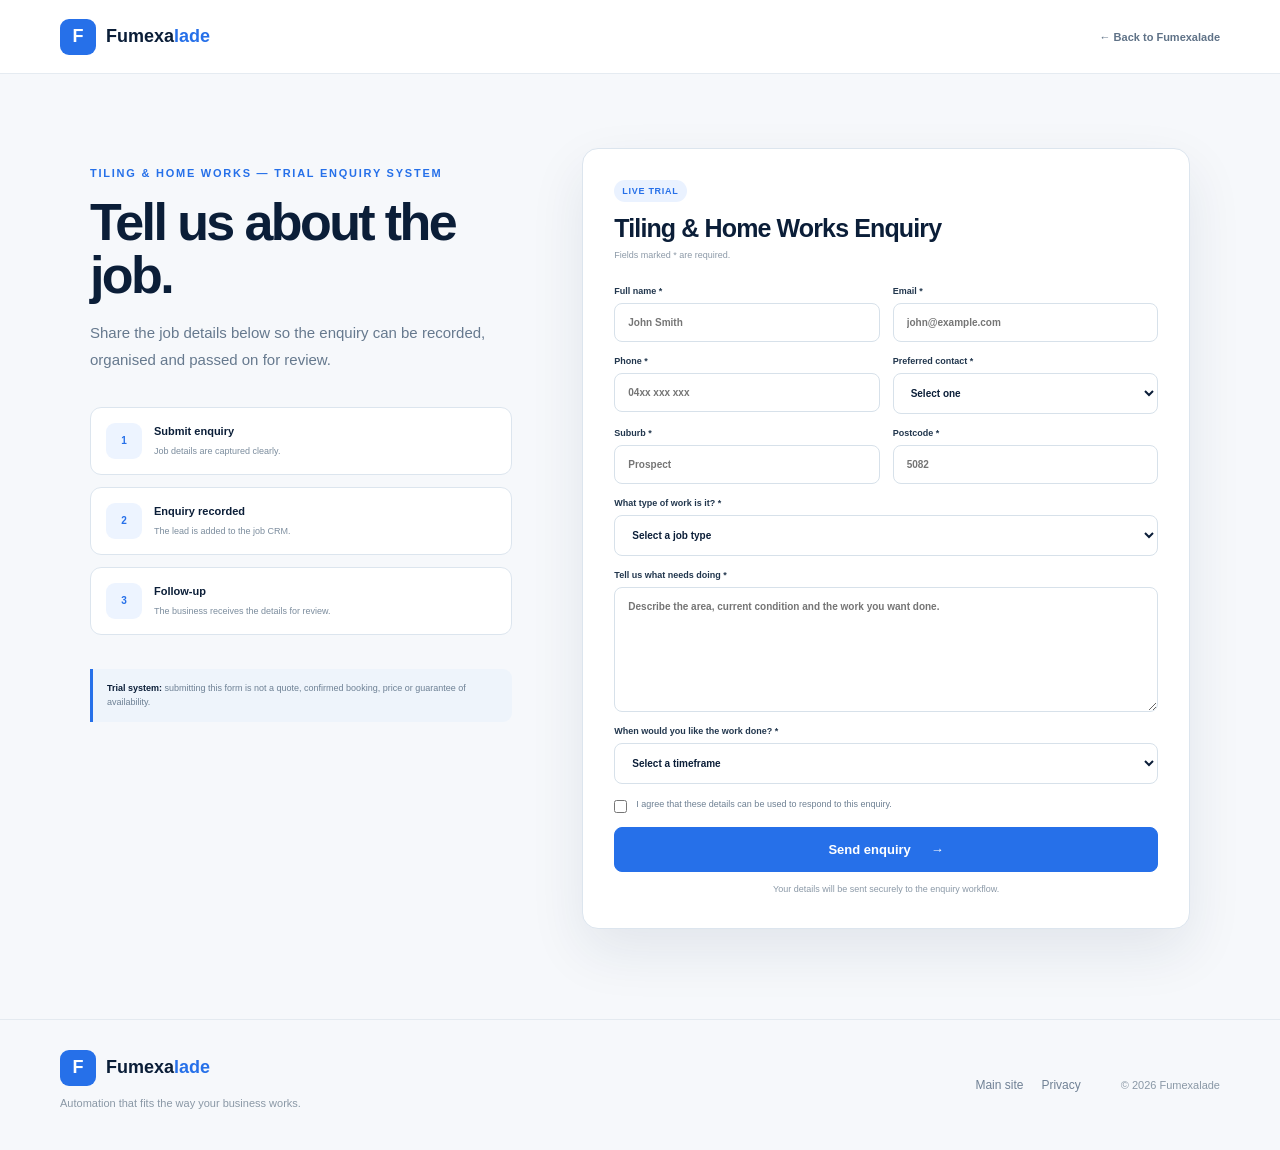
<file: tiler-trial.html>
<!doctype html>
<html lang="en">
<head>
  <meta charset="utf-8">
  <meta name="viewport" content="width=device-width,initial-scale=1">
  <meta name="description" content="Tiling and home works enquiry form powered by Fumexalade.">
  <meta name="theme-color" content="#0b1e38">
  <title>Tiling & Home Works Enquiry — Fumexalade</title>
  <link rel="canonical" href="https://fumexalade.com/tiler-trial.html">
  <meta name="robots" content="index,follow">
  <meta property="og:type" content="website">
  <meta property="og:title" content="Tiling & Home Works Enquiry — Fumexalade">
  <meta property="og:description" content="Submit a tiling or home works enquiry through a live Fumexalade workflow.">
  <meta property="og:url" content="https://fumexalade.com/tiler-trial.html">
  <link rel="icon" href="favicon.svg" type="image/svg+xml">
  <link rel="stylesheet" href="styles.css">
  <link rel="stylesheet" href="tiler-trial.css">
</head>
<body class="trade-trial-page">
<header class="site-header">
  <div class="nav-wrap">
    <a class="brand" href="index.html" aria-label="Fumexalade home">
      <span class="brand-mark">F</span>
      <span>Fumexa<b>lade</b></span>
    </a>
    <a class="trial-back" href="index.html">← Back to Fumexalade</a>
  </div>
</header>

<main>
<section class="trade-hero">
  <div class="trade-shell">
    <div class="trade-copy">
      <div class="eyebrow">TILING & HOME WORKS — TRIAL ENQUIRY SYSTEM</div>
      <h1>Tell us about the job.</h1>
      <p>Share the job details below so the enquiry can be recorded, organised and passed on for review.</p>

      <div class="trade-flow">
        <div><span>1</span><strong>Submit enquiry</strong><small>Job details are captured clearly.</small></div>
        <div><span>2</span><strong>Enquiry recorded</strong><small>The lead is added to the job CRM.</small></div>
        <div><span>3</span><strong>Follow-up</strong><small>The business receives the details for review.</small></div>
      </div>

      <div class="trade-note">
        <strong>Trial system:</strong> submitting this form is not a quote, confirmed booking, price or guarantee of availability.
      </div>
    </div>

    <form id="tilerEnquiryForm" class="trade-form">
      <div class="form-title">
        <span class="pill blue">LIVE TRIAL</span>
        <h2>Tiling & Home Works Enquiry</h2>
        <p>Fields marked * are required.</p>
      </div>

      <div class="two">
        <label>Full name *
          <input name="name" required autocomplete="name" placeholder="John Smith">
        </label>
        <label>Email *
          <input name="email" type="email" required autocomplete="email" placeholder="john@example.com">
        </label>
      </div>

      <div class="two">
        <label>Phone *
          <input name="phone" type="tel" required autocomplete="tel" placeholder="04xx xxx xxx">
        </label>
        <label>Preferred contact *
          <select name="preferredContact" required>
            <option value="" selected disabled>Select one</option>
            <option>Phone call</option>
            <option>SMS / text</option>
            <option>Email</option>
          </select>
        </label>
      </div>

      <div class="two">
        <label>Suburb *
          <input name="suburb" required autocomplete="address-level2" placeholder="Prospect">
        </label>
        <label>Postcode *
          <input name="postcode" required inputmode="numeric" maxlength="4" autocomplete="postal-code" placeholder="5082">
        </label>
      </div>

      <label>What type of work is it? *
        <select name="jobType" required>
          <option value="" selected disabled>Select a job type</option>
          <option>Bathroom tiling</option>
          <option>Floor tiling</option>
          <option>Wall tiling</option>
          <option>Kitchen splashback</option>
          <option>Outdoor tiling</option>
          <option>Tile repair / regrouting</option>
          <option>Waterproofing</option>
          <option>Renovation / general house work</option>
          <option>Other</option>
        </select>
      </label>

      <label>Tell us what needs doing *
        <textarea name="description" required placeholder="Describe the area, current condition and the work you want done."></textarea>
      </label>

      <label>When would you like the work done? *
        <select name="urgency" required>
          <option value="" selected disabled>Select a timeframe</option>
          <option>ASAP</option>
          <option>Within 1-2 weeks</option>
          <option>Within a month</option>
          <option>Flexible / future project</option>
          <option>Just getting a quote</option>
        </select>
      </label>

      <label class="consent">
        <input type="checkbox" required>
        <span>I agree that these details can be used to respond to this enquiry.</span>
      </label>

      <button class="btn full" type="submit">Send enquiry <span>→</span></button>
      <p id="tilerFormStatus" class="trade-status">Your details will be sent securely to the enquiry workflow.</p>
    </form>
  </div>
</section>
</main>

<footer>
  <div class="shell footer-grid">
    <div>
      <a class="brand" href="index.html"><span class="brand-mark">F</span><span>Fumexa<b>lade</b></span></a>
      <p>Automation that fits the way your business works.</p>
    </div>
    <div class="footer-links"><a href="index.html">Main site</a><a href="privacy.html">Privacy</a></div>
    <div class="copyright">© 2026 Fumexalade</div>
  </div>
</footer>

<script src="tiler-trial.js"></script>
</body>
</html>
</file>
<file: styles.css>
*{box-sizing:border-box}html{scroll-behavior:smooth}body{margin:0;font-family:Inter,ui-sans-serif,-apple-system,BlinkMacSystemFont,"Segoe UI",sans-serif;color:#0b1e38;background:#fff}a{text-decoration:none;color:inherit}button,input,textarea{font:inherit}.shell{width:min(1160px,calc(100% - 40px));margin:auto}.narrow{max-width:820px}.site-header{height:74px;border-bottom:1px solid #e5ebf1;background:rgba(255,255,255,.96);backdrop-filter:blur(14px);position:sticky;top:0;z-index:30}.nav-wrap{height:100%;width:min(1160px,calc(100% - 40px));margin:auto;display:flex;align-items:center;justify-content:space-between}.brand{display:flex;align-items:center;gap:10px;font-weight:800;font-size:18px}.brand b{color:#2670e9}.brand-mark{width:36px;height:36px;display:grid;place-items:center;border-radius:9px;background:#2670e9;color:#fff;font-weight:900}.nav-links{display:flex;align-items:center;gap:25px;font-size:12px;font-weight:650;color:#536579}.nav-links a:hover,.nav-links a.active{color:#2670e9}.menu-btn{display:none;border:0;background:none;font-size:22px}.btn{display:inline-flex;align-items:center;justify-content:center;gap:20px;background:#2670e9;border:1px solid #2670e9;color:#fff;border-radius:8px;padding:14px 19px;font-size:12px;font-weight:800;cursor:pointer}.btn.small{padding:11px 15px}.btn.outline{background:#fff;color:#0b1e38;border-color:#d9e2ec}.btn.light-btn{background:#fff;color:#0b1e38;border-color:#fff;margin-top:20px}.btn.full{width:100%}.hero{min-height:620px;padding-top:70px;padding-bottom:70px;display:grid;grid-template-columns:1.06fr .94fr;gap:65px;align-items:center}.eyebrow{font-size:10px;line-height:1.3;color:#2670e9;font-weight:900;letter-spacing:.16em;margin-bottom:16px}.eyebrow.light{color:#68afff}.hero h1,.section-heading h2,.dark-section h2,.trial-grid h2,.page-hero h1{letter-spacing:-.045em;line-height:1.04;margin:0}.hero h1{font-size:56px}.hero h1 span{color:#2670e9}.hero-copy>p{max-width:640px;color:#66798e;font-size:16px;line-height:1.72;margin:23px 0}.hero-actions{display:flex;gap:12px}.trust-row{display:flex;flex-wrap:wrap;gap:18px;margin-top:24px;color:#6d8094;font-size:10px}.automation-card{background:#071a30;border-radius:17px;padding:18px;box-shadow:0 30px 70px rgba(12,31,51,.22);color:#fff}.window-bar{color:#738ca8;font-size:9px;display:flex;justify-content:space-between}.window-bar em{font-style:normal;color:#64d79e}.enquiry-card{background:#112844;border:1px solid #29425e;border-radius:11px;margin-top:16px;padding:22px;display:flex;justify-content:space-between;gap:15px}.enquiry-card small,.mini-stats small,.crm small{font-size:8px;color:#7f96b1;letter-spacing:.08em}.enquiry-card h3{font-size:22px;margin:10px 0 5px}.enquiry-card p{font-size:10px;color:#8fa5be;margin:0}.enquiry-card strong{font-size:8px;height:max-content;padding:7px 9px;border-radius:20px;background:#4a222d;color:#ff8896}.mini-stats{display:grid;grid-template-columns:repeat(3,1fr);gap:9px;margin-top:10px}.mini-stats div{background:#102641;border:1px solid #29425e;border-radius:9px;padding:13px}.mini-stats b{display:block;margin-top:7px;font-size:10px}.mini-stats .danger{color:#ff7382}.route{display:flex;justify-content:space-between;gap:8px;margin-top:18px;color:#7992ad;font-size:8px}.route b{color:#2670e9}.micro-strip{border-top:1px solid #e5ebf1;border-bottom:1px solid #e5ebf1;padding:22px 0;color:#94a2b1;text-align:center;font-size:9px;font-weight:900;letter-spacing:.15em}.section{padding-top:92px;padding-bottom:92px}.section-heading{max-width:760px;margin-bottom:40px}.section-heading h2,.dark-section h2,.trial-grid h2{font-size:40px}.section-heading p,.trial-grid>div>p{color:#697d91;line-height:1.68}.solution-grid{display:grid;grid-template-columns:repeat(3,1fr);gap:17px}.card{border:1px solid #dce5ee;border-radius:13px;padding:27px;position:relative;min-height:325px}.card.featured{box-shadow:0 18px 45px rgba(20,48,75,.08)}.pill{display:inline-block;padding:6px 8px;border-radius:20px;background:#f0f3f6;color:#758397;font-size:7px;font-weight:900;letter-spacing:.08em}.pill.blue{background:#eaf2ff;color:#2670e9}.icon{margin-top:28px;width:42px;height:42px;border-radius:10px;background:#edf4ff;color:#2670e9;display:grid;place-items:center;font-weight:900}.card h3{font-size:18px;margin-top:24px}.card p{color:#6e8093;font-size:12px;line-height:1.66}.chips{display:flex;align-items:center;gap:5px;margin-top:18px}.chips span{font-size:7px;background:#f2f5f8;padding:6px}.chips b{font-size:7px;color:#a0adba}.text-link{position:absolute;bottom:27px;color:#2670e9;font-size:10px;font-weight:800}.muted-note{margin-top:30px;font-size:9px;color:#98a5b2}.soft-section{background:#f6f8fb}.value-grid{display:grid;grid-template-columns:repeat(4,1fr);gap:16px}.value-grid article{background:#fff;border:1px solid #dce5ee;border-radius:12px;padding:24px}.value-grid article>b,.process-grid article>b{font-size:9px;color:#2670e9}.value-grid h3,.process-grid h3{font-size:16px;margin-top:24px}.value-grid p,.process-grid p{font-size:11px;color:#6e8093;line-height:1.65}.dark-section{background:#07182b;color:#fff}.example-grid{display:grid;grid-template-columns:.9fr 1.1fr;gap:68px;align-items:center}.dark-section p{color:#9dafc2;line-height:1.7;font-size:13px}.check-grid{display:grid;grid-template-columns:1fr 1fr;gap:12px;color:#d7e2ed;font-size:10px;margin:25px 0}.info-note{border-left:2px solid #2670e9;padding-left:12px;color:#849bb3;font-size:9px;line-height:1.55}.crm{background:#0e243b;border:1px solid #29425c;border-radius:14px;overflow:hidden}.crm-head{padding:20px 23px;display:flex;justify-content:space-between;align-items:center}.crm-head h3{margin:6px 0 0}.crm-head>span{color:#65d7a0;font-size:8px}.crm-row{display:grid;grid-template-columns:1.25fr 1fr .7fr .9fr;align-items:center;padding:14px 23px;border-top:1px solid #233c55;font-size:9px}.crm-row>span:first-child{display:flex;flex-direction:column;gap:4px}.labels{font-size:7px;color:#718aa4}.tag{font-style:normal;padding:5px 7px;border-radius:6px;font-size:7px;font-weight:900}.high{background:#4a222c;color:#ff8d99}.medium{background:#4b4020;color:#f6d575}.low{background:#153e32;color:#73d9aa}.new{background:#173e64;color:#76bbff}.progress{background:#4a3922;color:#ffc979}.done{background:#153e32;color:#73d9aa}.process-grid{display:grid;grid-template-columns:repeat(3,1fr);gap:16px}.process-grid article{border:1px solid #dce5ee;border-radius:12px;padding:24px;min-height:185px}.demo-note{margin-top:18px;border:1px solid #dce5ee;background:#f8fafc;border-radius:10px;padding:16px 18px;color:#748498;font-size:9px;line-height:1.55}.demo-note strong{color:#0b1e38}.inline-heading{max-width:none;display:flex;justify-content:space-between;gap:30px;align-items:end}.inline-heading>div{max-width:730px}.proof-grid{display:grid;grid-template-columns:repeat(4,1fr);gap:15px}.proof-grid article{background:#fff;border:1px solid #dce5ee;border-radius:12px;padding:23px}.proof-grid strong{display:block;color:#2670e9;font-size:26px;margin-bottom:18px}.proof-grid span{font-weight:800;font-size:11px}.proof-grid p{font-size:10px;color:#718295;line-height:1.55}.faq{display:grid;grid-template-columns:1fr 1fr;gap:12px}.faq details{border:1px solid #dce5ee;border-radius:10px;padding:18px 20px;background:#fff}.faq summary{font-size:12px;font-weight:800;cursor:pointer}.faq details p{color:#6e8093;font-size:11px;line-height:1.6;margin-bottom:0}.trial-section{background:#fff}.trial-grid{display:grid;grid-template-columns:.85fr 1.15fr;gap:75px;align-items:center}.trial-points{display:grid;gap:11px;margin-top:25px;color:#687c90;font-size:10px}.trial-grid form{border:1px solid #dce5ee;border-radius:14px;padding:28px;box-shadow:0 18px 50px rgba(20,48,75,.08)}.two{display:grid;grid-template-columns:1fr 1fr;gap:13px}label{display:block;margin-bottom:14px;font-size:9px;font-weight:800}input,textarea{display:block;width:100%;margin-top:7px;padding:13px;border:1px solid #d7e1ea;border-radius:7px;outline:none;font-size:10px}input:focus,textarea:focus{border-color:#2670e9}textarea{height:100px;resize:vertical}.consent{display:flex;align-items:flex-start;gap:8px;font-weight:500;color:#718295;line-height:1.45}.consent input{width:auto;margin:2px 0 0}.consent a{color:#2670e9;text-decoration:underline}#formStatus{text-align:center;color:#98a5b1;font-size:8px;margin:10px 0 0}footer{border-top:1px solid #e4eaf0;padding:30px 0}.footer-grid{display:grid;grid-template-columns:1fr auto auto;gap:40px;align-items:center}.footer-grid p,.copyright{color:#8a98a6;font-size:9px}.footer-links{display:flex;gap:18px;color:#708195;font-size:10px}.page-hero{padding:95px 0}.page-hero h1{font-size:48px}.page-hero p{color:#9eb0c3;line-height:1.7}.page-hero.soft-section p{color:#6d8094}.results-grid{display:grid;grid-template-columns:repeat(3,1fr);gap:16px}.results-grid article{border:1px solid #dce5ee;border-radius:12px;padding:24px}.result-icon{width:36px;height:36px;border-radius:9px;background:#eaf7f0;color:#20915d;display:grid;place-items:center;font-weight:900}.results-grid h3{font-size:15px;margin-top:22px}.results-grid p{color:#718295;font-size:10px;line-height:1.6}.results-grid span{font-size:7px;font-weight:900;color:#20915d;letter-spacing:.1em}.empty-review{background:#fff;border:1px solid #dce5ee;border-radius:14px;padding:40px;text-align:center;max-width:760px}.stars{font-size:24px;color:#b5c0cb;letter-spacing:5px}.empty-review p{color:#708195;line-height:1.65;font-size:11px;max-width:620px;margin:12px auto 24px}.review-format{display:grid;grid-template-columns:1fr 1fr;gap:30px;border:1px solid #dce5ee;border-radius:14px;padding:30px}.review-format blockquote{font-size:24px;line-height:1.4;letter-spacing:-.03em;margin:24px 0}.review-format p,.review-format li{color:#708195;font-size:10px;line-height:1.8}.cta-strip{background:#2670e9;color:#fff;padding:45px 0}.cta-strip .shell{display:flex;justify-content:space-between;align-items:center;gap:30px}.cta-strip h2{margin:0 0 8px;font-size:27px}.cta-strip p{margin:0;color:#dbe9ff;font-size:11px}.policy h2{font-size:20px;margin-top:34px}.policy p{color:#6e8093;line-height:1.75;font-size:11px}
@media(max-width:900px){.menu-btn{display:block}.nav-links{position:absolute;top:74px;left:20px;right:20px;display:none;flex-direction:column;align-items:stretch;background:#fff;border:1px solid #dce5ee;border-radius:12px;padding:15px;box-shadow:0 20px 45px rgba(15,35,55,.12)}.nav-links.open{display:flex}.hero,.example-grid,.trial-grid{grid-template-columns:1fr}.value-grid,.proof-grid{grid-template-columns:1fr 1fr}.solution-grid,.process-grid,.results-grid{grid-template-columns:1fr 1fr}.hero{gap:45px}.example-grid,.trial-grid{gap:45px}.inline-heading{display:block}.inline-heading .btn{margin-top:15px}.footer-grid{grid-template-columns:1fr 1fr}.copyright{grid-column:1/-1}}
@media(max-width:600px){.shell,.nav-wrap{width:calc(100% - 28px)}.hero{padding-top:52px;padding-bottom:52px}.hero h1{font-size:39px}.hero-actions{flex-direction:column}.btn{width:100%}.trust-row{display:grid;gap:9px}.section{padding-top:70px;padding-bottom:70px}.section-heading h2,.dark-section h2,.trial-grid h2{font-size:31px}.solution-grid,.value-grid,.process-grid,.proof-grid,.results-grid,.faq,.two,.review-format{grid-template-columns:1fr}.check-grid{grid-template-columns:1fr}.route{font-size:7px}.crm{overflow-x:auto}.crm-row{min-width:500px}.page-hero h1{font-size:38px}.footer-grid{grid-template-columns:1fr;text-align:center}.footer-grid .brand{justify-content:center}.footer-links{justify-content:center;flex-wrap:wrap}.copyright{grid-column:auto}.cta-strip .shell{display:block}.cta-strip .btn{margin-top:20px}.empty-review{padding:28px 20px}}
/* Introductory call booking */
#book{scroll-margin-top:74px}
.booking-grid{display:grid;grid-template-columns:.88fr 1.12fr;gap:74px;align-items:center}
.booking-copy h2{max-width:500px;font-size:clamp(32px,3vw,44px);letter-spacing:-.045em;line-height:1.08;margin:0 0 20px}
.booking-copy>p{font-size:15px;line-height:1.7;color:#61758a;max-width:500px}
.booking-facts{display:grid;gap:12px;margin:28px 0;color:#536c84;font-size:13px}
.booking-facts span{display:flex;align-items:center;gap:12px}
.booking-facts span:before{content:"✓";width:23px;height:23px;display:grid;place-items:center;border-radius:50%;background:#e4efff;color:#2670e9;font-weight:800;flex-shrink:0}
.booking-facts b{color:#0b1e38}
.booking-copy .booking-alt{font-size:13px;margin-top:28px}
.booking-alt a{color:#1c65db;font-weight:750;text-decoration:underline;text-underline-offset:3px}
.booking-form{position:relative;background:#fff;border:1px solid #dce5ee;border-radius:16px;padding:32px;box-shadow:0 20px 55px rgba(20,48,75,.07)}
.booking-form h3{font-size:23px;letter-spacing:-.03em;margin:0}
.booking-form .form-intro{color:#677b8e;font-size:13px;line-height:1.6;margin:10px 0 24px}
.booking-form label{font-size:12px;line-height:1.35;margin-bottom:17px}
.booking-form input,.booking-form select,.booking-form textarea{width:100%;border:1px solid #cbd8e6;background:#fff;border-radius:8px;min-height:46px;margin-top:8px;padding:12px;font-size:14px;color:#0b1e38}
.booking-form input:focus,.booking-form select:focus,.booking-form textarea:focus{outline:2px solid #89b5ff;outline-offset:1px}
.booking-form textarea{min-height:92px}
.booking-form .field-hint{font-weight:500;color:#718295;font-size:11px}
.booking-form .consent{font-size:11px;font-weight:500}
.booking-form .consent input{width:16px;height:16px;min-height:0;flex-shrink:0;margin:0}
.booking-form .btn{font-size:14px;min-height:48px}
.booking-form .btn:disabled{opacity:.65;cursor:wait}
#bookingStatus{color:#60758a;font-size:12px;line-height:1.5;text-align:center;margin:14px 0 0}
#bookingStatus[data-state="success"]{color:#167046;font-weight:750}
#bookingStatus[data-state="error"]{color:#a42d37;font-weight:750}
.booking-trap{position:absolute;left:-10000px;width:1px;height:1px;overflow:hidden}
@media(max-width:900px){.booking-grid{grid-template-columns:1fr;gap:35px}.booking-copy h2{max-width:680px}.booking-form{max-width:760px}}
@media(max-width:600px){.booking-grid{gap:25px}.booking-form{padding:22px 18px}.booking-facts span{align-items:flex-start}.booking-facts b{white-space:nowrap}}

/* Readable type and interaction details across the site */
.nav-links{font-size:13px}
.btn{font-size:13px;transition:background-color .16s ease,box-shadow .16s ease,transform .16s ease}
.btn:hover{background:#185cc5;box-shadow:0 6px 18px rgba(38,112,233,.2)}
.btn.outline:hover,.btn.light-btn:hover{background:#f0f6ff;color:#155bc8}
.btn:focus-visible,a:focus-visible,summary:focus-visible,.menu-btn:focus-visible{outline:3px solid #8ebaff;outline-offset:3px}
.eyebrow{font-size:11px}
.trust-row,.trial-points{font-size:12px}
.card p,.dark-section p,.section-heading p,.trial-grid>div>p{font-size:14px}
.value-grid p,.process-grid p,.proof-grid p,.faq details p,.demo-note{font-size:12px}
.value-grid h3,.process-grid h3{font-size:17px}
.faq summary,.proof-grid span{font-size:14px}
.pill{font-size:9px}
.text-link{font-size:12px}
.trial-grid form label{font-size:12px}
.trial-grid form input,.trial-grid form textarea{font-size:14px}
#formStatus{font-size:12px;line-height:1.5}
.footer-links{font-size:12px}
.footer-grid p,.copyright{font-size:11px}
</file>
<file: tiler-trial.css>
.trade-trial-page{background:#f6f8fb}
.trial-back{font-size:11px;font-weight:750;color:#5f7287}
.trade-hero{padding:74px 0 90px}
.trade-shell{width:min(1100px,calc(100% - 40px));margin:auto;display:grid;grid-template-columns:.82fr 1.18fr;gap:70px;align-items:start}
.trade-copy{position:sticky;top:118px;padding-top:18px}
.trade-copy h1{font-size:52px;letter-spacing:-.05em;line-height:1.02;margin:0 0 18px;color:#0b1e38}
.trade-copy>p{font-size:15px;line-height:1.75;color:#66798e;max-width:470px}
.trade-flow{display:grid;gap:12px;margin:34px 0}
.trade-flow>div{display:grid;grid-template-columns:36px 1fr;column-gap:12px;align-items:center;padding:15px;border:1px solid #dce5ee;border-radius:11px;background:#fff}
.trade-flow span{grid-row:1/3;width:36px;height:36px;display:grid;place-items:center;border-radius:9px;background:#edf4ff;color:#2670e9;font-size:10px;font-weight:900}
.trade-flow strong{font-size:11px}
.trade-flow small{font-size:9px;color:#7b8c9d;margin-top:4px}
.trade-note{border-left:3px solid #2670e9;padding:12px 14px;background:#eef4fb;border-radius:0 9px 9px 0;font-size:9px;line-height:1.6;color:#6d8094}
.trade-note strong{color:#0b1e38}
.trade-form{background:#fff;border:1px solid #dce5ee;border-radius:16px;padding:31px;box-shadow:0 22px 55px rgba(20,48,75,.09)}
.form-title{margin-bottom:26px}
.form-title h2{font-size:25px;letter-spacing:-.035em;margin:12px 0 7px}
.form-title p{font-size:9px;color:#8d9aa8;margin:0}
.trade-form label{font-size:9px;font-weight:800;color:#21364d}
.trade-form input,.trade-form textarea,.trade-form select{display:block;width:100%;margin-top:7px;border:1px solid #d7e1ea;border-radius:8px;padding:13px;background:#fff;color:#0b1e38;font:inherit;font-size:10px;outline:none}
.trade-form select{appearance:auto}
.trade-form textarea{height:125px;resize:vertical}
.trade-form input:focus,.trade-form textarea:focus,.trade-form select:focus{border-color:#2670e9;box-shadow:0 0 0 3px rgba(38,112,233,.08)}
.trade-form .consent{display:flex;gap:9px;align-items:flex-start;font-weight:500;color:#6e8093;line-height:1.5;margin-top:4px}
.trade-form .consent input{width:auto;margin:2px 0 0}
.trade-status{text-align:center;color:#8b99a7;font-size:9px;line-height:1.5;margin:11px 0 0}
.trade-status.success{color:#1d8b59;font-weight:700}
.trade-status.error{color:#c23949;font-weight:700}
.trade-form button[disabled]{opacity:.7;cursor:not-allowed}
@media(max-width:850px){.trade-shell{grid-template-columns:1fr;gap:38px}.trade-copy{position:static}.trade-copy h1{font-size:43px}}
@media(max-width:600px){.trade-shell{width:calc(100% - 28px)}.trade-hero{padding:45px 0 65px}.trade-copy h1{font-size:37px}.trade-form{padding:22px}.trial-back{font-size:9px}}
</file>
